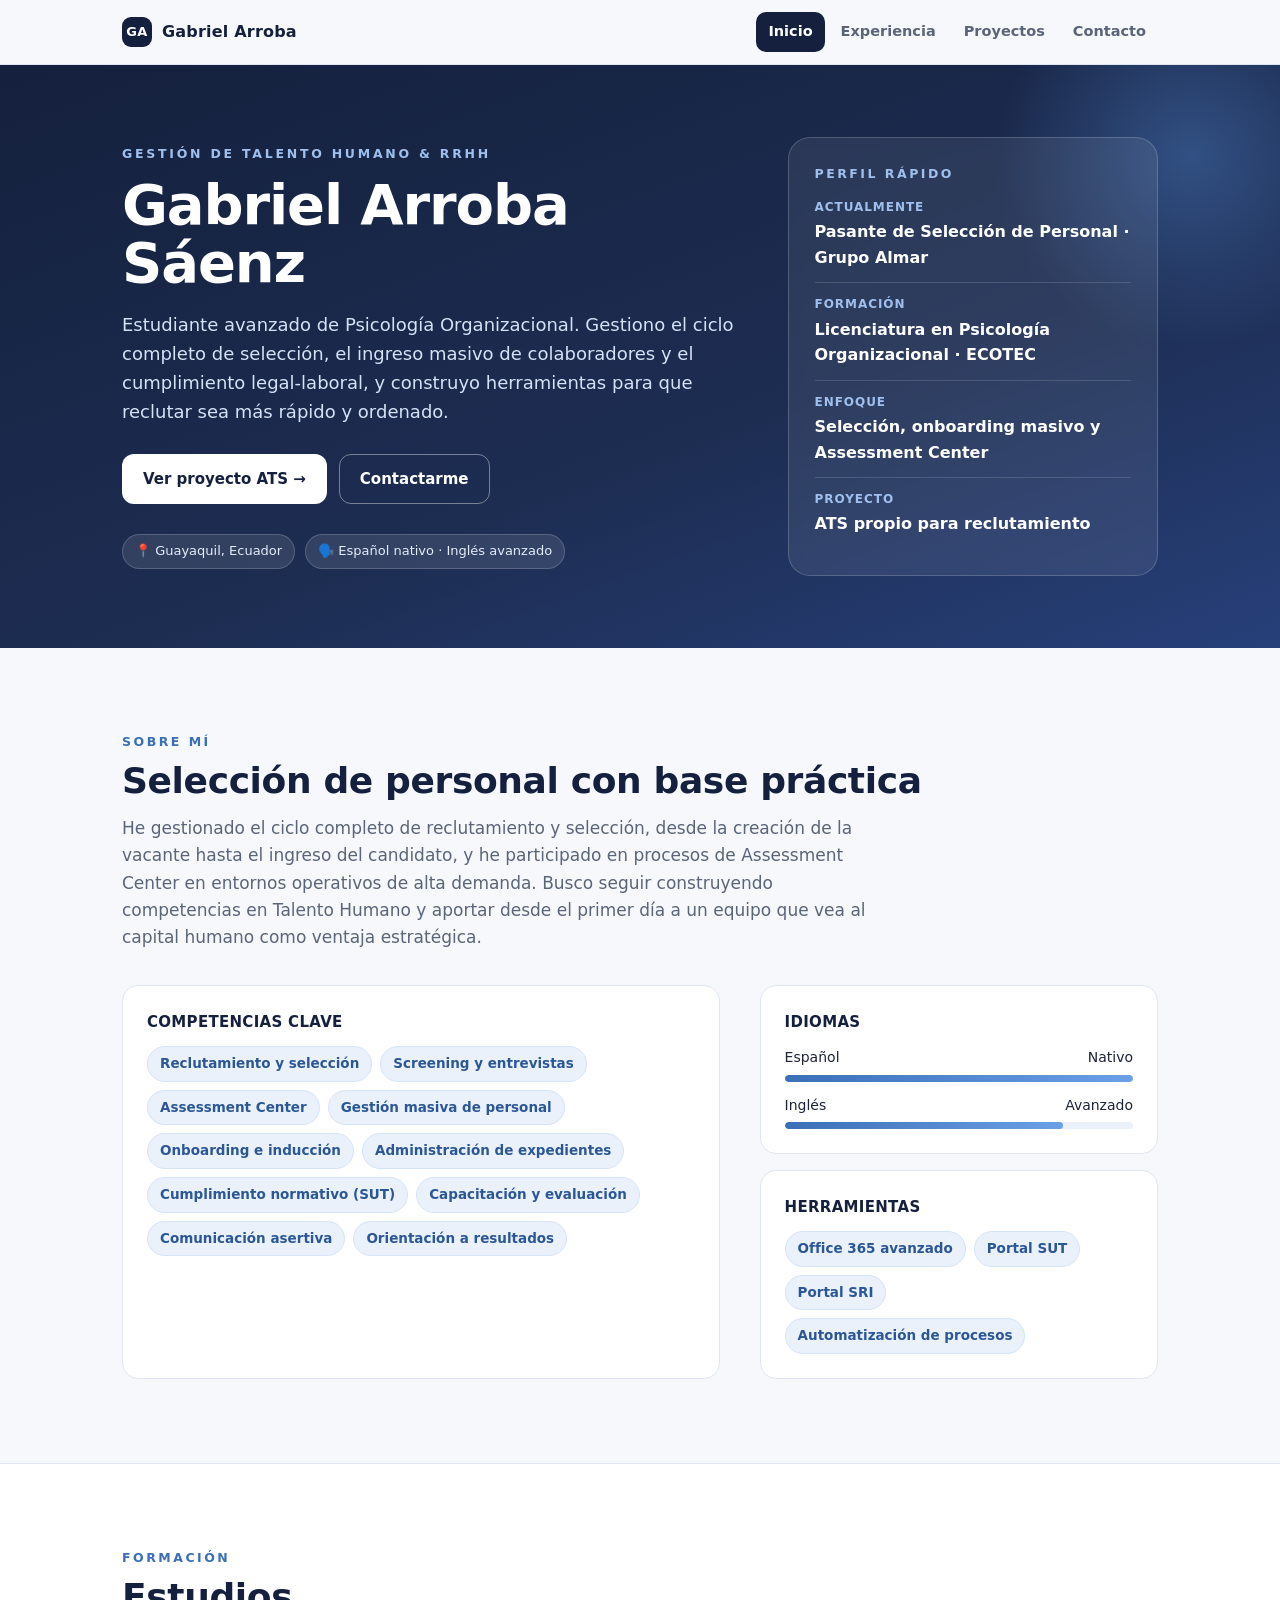
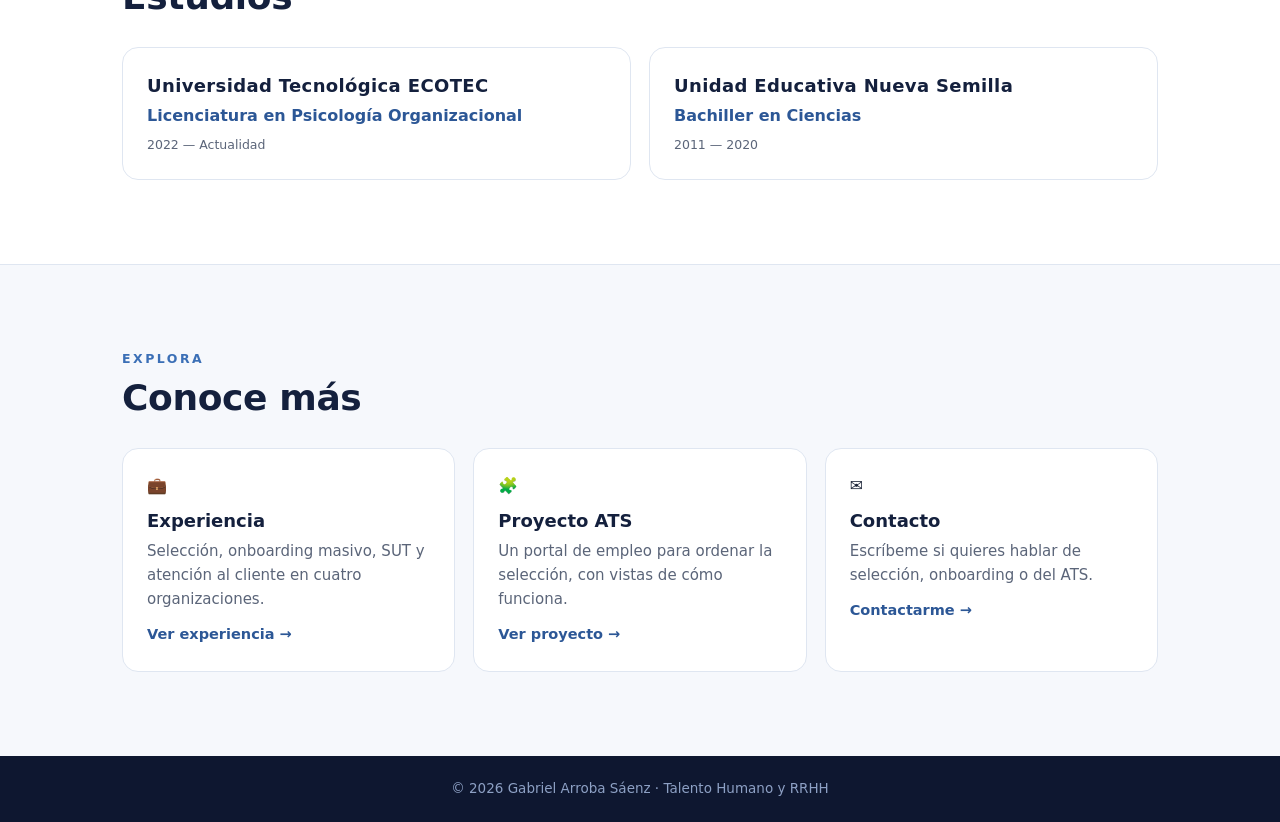
<file: index.html>
<!DOCTYPE html>
<html lang="es">
<head>
<meta charset="utf-8">
<meta name="viewport" content="width=device-width, initial-scale=1">
<title>Gabriel Arroba Sáenz · Talento Humano y RRHH</title>
<meta name="description" content="Portafolio profesional de Gabriel Arroba Sáenz: selección de personal, onboarding masivo, Assessment Center y un ATS propio.">
<meta property="og:title" content="Gabriel Arroba Sáenz · Talento Humano y RRHH">
<meta property="og:description" content="Portafolio profesional de Gabriel Arroba Sáenz: selección de personal, onboarding masivo, Assessment Center y un ATS propio.">
<link rel="stylesheet" href="style.css">
</head>
<body>
<header class="nav"><div class="wrap">
    <a class="logo" href="index.html"><i>GA</i> Gabriel Arroba</a>
    <nav aria-label="Principal"><ul><li><a href="index.html" class="act" aria-current="page">Inicio</a></li><li><a href="experiencia.html">Experiencia</a></li><li><a href="proyectos.html">Proyectos</a></li><li><a href="contacto.html">Contacto</a></li></ul></nav></div></header>
<main>
<div class="hero">
  <div class="wrap">
    <div>
      <div class="kicker">Gestión de Talento Humano &amp; RRHH</div>
      <h1>Gabriel Arroba Sáenz</h1>
      <p class="lead">Estudiante avanzado de Psicología Organizacional. Gestiono el ciclo completo de selección, el ingreso masivo de colaboradores y el cumplimiento legal-laboral, y construyo herramientas para que reclutar sea más rápido y ordenado.</p>
      <div class="cta">
        <a class="btn primary" href="proyectos.html">Ver proyecto ATS →</a>
        <a class="btn ghost" href="contacto.html">Contactarme</a>
      </div>
      <div class="facts">
        <span>📍 Guayaquil, Ecuador</span>
        <span>🗣️ Español nativo · Inglés avanzado</span>
      </div>
    </div>
    <aside class="quick" aria-label="Perfil rápido">
      <h3>Perfil rápido</h3>
      <dl>
        <div><dt>Actualmente</dt><dd>Pasante de Selección de Personal · Grupo Almar</dd></div>
        <div><dt>Formación</dt><dd>Licenciatura en Psicología Organizacional · ECOTEC</dd></div>
        <div><dt>Enfoque</dt><dd>Selección, onboarding masivo y Assessment Center</dd></div>
        <div><dt>Proyecto</dt><dd>ATS propio para reclutamiento</dd></div>
      </dl>
    </aside>
  </div>
</div>
<!-- SOBRE MI -->
<section id="sobre-mi">
  <div class="wrap">
    <div class="eyebrow">Sobre mí</div>
    <h2>Selección de personal con base práctica</h2>
    <p class="intro">He gestionado el ciclo completo de reclutamiento y selección, desde la creación de la vacante hasta el ingreso del candidato, y he participado en procesos de Assessment Center en entornos operativos de alta demanda. Busco seguir construyendo competencias en Talento Humano y aportar desde el primer día a un equipo que vea al capital humano como ventaja estratégica.</p>
    <div class="grid2">
      <div class="card">
        <h3>COMPETENCIAS CLAVE</h3>
        <div class="chips">
          <span class="chip">Reclutamiento y selección</span>
          <span class="chip">Screening y entrevistas</span>
          <span class="chip">Assessment Center</span>
          <span class="chip">Gestión masiva de personal</span>
          <span class="chip">Onboarding e inducción</span>
          <span class="chip">Administración de expedientes</span>
          <span class="chip">Cumplimiento normativo (SUT)</span>
          <span class="chip">Capacitación y evaluación</span>
          <span class="chip">Comunicación asertiva</span>
          <span class="chip">Orientación a resultados</span>
        </div>
      </div>
      <div class="stack">
        <div class="card">
          <h3>IDIOMAS</h3>
          <div class="lang"><span>Español</span><span>Nativo</span></div>
          <div class="bar"><b style="width:100%"></b></div>
          <div class="lang"><span>Inglés</span><span>Avanzado</span></div>
          <div class="bar" style="margin-bottom:0"><b style="width:80%"></b></div>
        </div>
        <div class="card">
          <h3>HERRAMIENTAS</h3>
          <div class="chips">
            <span class="chip">Office 365 avanzado</span>
            <span class="chip">Portal SUT</span>
            <span class="chip">Portal SRI</span>
            <span class="chip">Automatización de procesos</span>
          </div>
        </div>
      </div>
    </div>
  </div>
</section>


<!-- FORMACION -->
<section id="formacion" class="alt">
  <div class="wrap">
    <div class="eyebrow">Formación</div>
    <h2>Estudios</h2>
    <div class="edu">
      <div class="card"><h3>Universidad Tecnológica ECOTEC</h3><div class="role">Licenciatura en Psicología Organizacional</div><div class="small">2022 — Actualidad</div></div>
      <div class="card"><h3>Unidad Educativa Nueva Semilla</h3><div class="role">Bachiller en Ciencias</div><div class="small">2011 — 2020</div></div>
    </div>
  </div>
</section>


<section>
  <div class="wrap">
    <div class="eyebrow">Explora</div>
    <h2>Conoce más</h2>
    <div class="explore">
      <a href="experiencia.html"><div>💼</div><h3>Experiencia</h3><p>Selección, onboarding masivo, SUT y atención al cliente en cuatro organizaciones.</p><span class="go">Ver experiencia →</span></a>
      <a href="proyectos.html"><div>🧩</div><h3>Proyecto ATS</h3><p>Un portal de empleo para ordenar la selección, con vistas de cómo funciona.</p><span class="go">Ver proyecto →</span></a>
      <a href="contacto.html"><div>✉️</div><h3>Contacto</h3><p>Escríbeme si quieres hablar de selección, onboarding o del ATS.</p><span class="go">Contactarme →</span></a>
    </div>
  </div>
</section>
</main>
<footer><div class="wrap">© 2026 Gabriel Arroba Sáenz · Talento Humano y RRHH</div></footer>

</body>
</html>
</file>
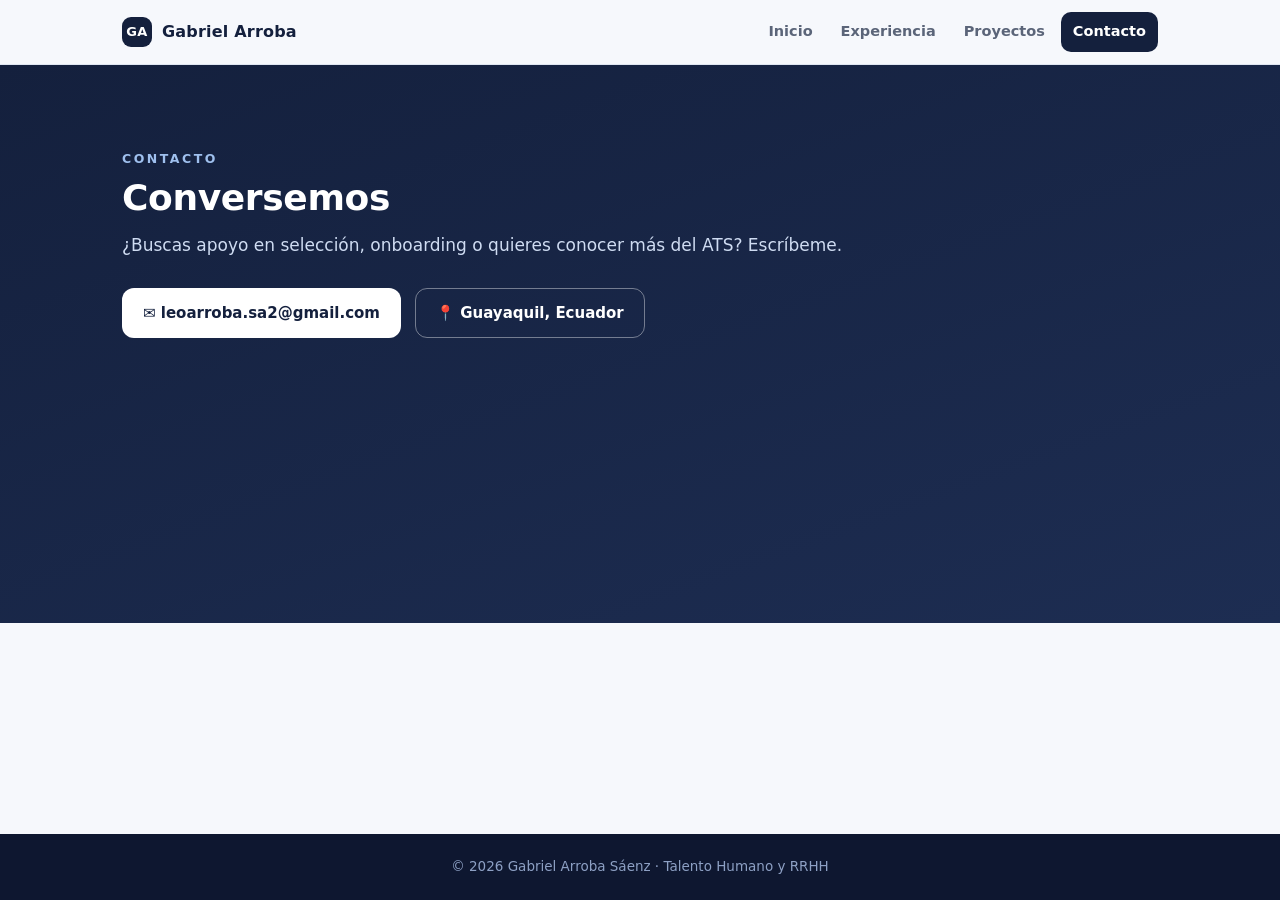
<file: contacto.html>
<!DOCTYPE html>
<html lang="es">
<head>
<meta charset="utf-8">
<meta name="viewport" content="width=device-width, initial-scale=1">
<title>Contacto · Gabriel Arroba Sáenz</title>
<meta name="description" content="Contacto de Gabriel Arroba Sáenz.">
<meta property="og:title" content="Contacto · Gabriel Arroba Sáenz">
<meta property="og:description" content="Contacto de Gabriel Arroba Sáenz.">
<link rel="stylesheet" href="style.css">
</head>
<body>
<header class="nav"><div class="wrap">
    <a class="logo" href="index.html"><i>GA</i> Gabriel Arroba</a>
    <nav aria-label="Principal"><ul><li><a href="index.html">Inicio</a></li><li><a href="experiencia.html">Experiencia</a></li><li><a href="proyectos.html">Proyectos</a></li><li><a href="contacto.html" class="act" aria-current="page">Contacto</a></li></ul></nav></div></header>
<main>
<!-- CONTACTO -->
<section id="contacto" class="contact">
  <div class="wrap">
    <div class="eyebrow" style="color:#9fc0ee">Contacto</div>
    <h2>Conversemos</h2>
    <p class="intro">¿Buscas apoyo en selección, onboarding o quieres conocer más del ATS? Escríbeme.</p>
    <div class="clist">
      <a class="btn primary" href="mailto:leoarroba.sa2@gmail.com">✉️ leoarroba.sa2@gmail.com</a>
      <span class="btn ghost" style="cursor:default">📍 Guayaquil, Ecuador</span>
    </div>
  </div>
</section>

</main>
<footer><div class="wrap">© 2026 Gabriel Arroba Sáenz · Talento Humano y RRHH</div></footer>

</body>
</html>
</file>
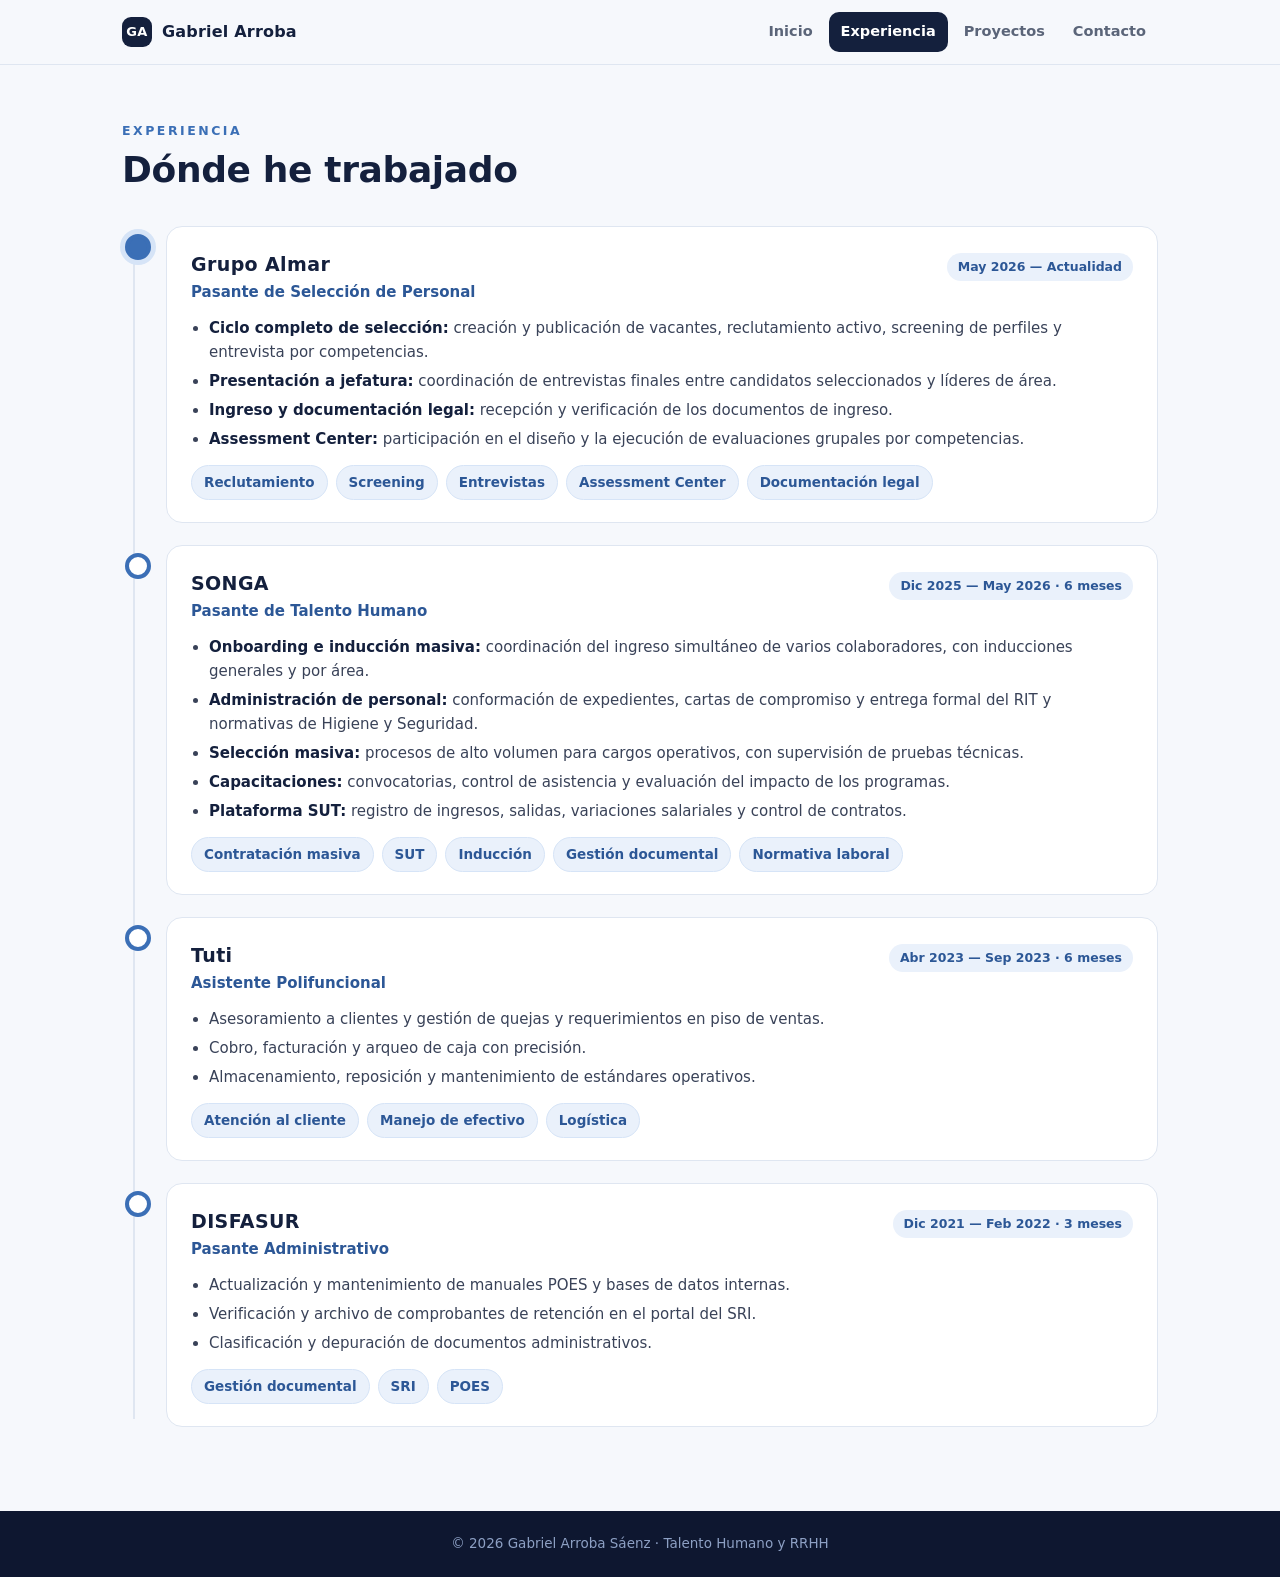
<file: experiencia.html>
<!DOCTYPE html>
<html lang="es">
<head>
<meta charset="utf-8">
<meta name="viewport" content="width=device-width, initial-scale=1">
<title>Experiencia · Gabriel Arroba Sáenz</title>
<meta name="description" content="Experiencia en selección de personal, onboarding masivo y gestión documental.">
<meta property="og:title" content="Experiencia · Gabriel Arroba Sáenz">
<meta property="og:description" content="Experiencia en selección de personal, onboarding masivo y gestión documental.">
<link rel="stylesheet" href="style.css">
</head>
<body>
<header class="nav"><div class="wrap">
    <a class="logo" href="index.html"><i>GA</i> Gabriel Arroba</a>
    <nav aria-label="Principal"><ul><li><a href="index.html">Inicio</a></li><li><a href="experiencia.html" class="act" aria-current="page">Experiencia</a></li><li><a href="proyectos.html">Proyectos</a></li><li><a href="contacto.html">Contacto</a></li></ul></nav></div></header>
<main>
<!-- EXPERIENCIA -->
<section id="experiencia" class="first">
  <div class="wrap">
    <div class="eyebrow">Experiencia</div>
    <h2>Dónde he trabajado</h2>
    <div class="timeline">

      <article class="job now">
        <div class="card">
          <header>
            <div><h3>Grupo Almar</h3><div class="role">Pasante de Selección de Personal</div></div>
            <span class="date">May 2026 — Actualidad</span>
          </header>
          <ul>
            <li><b>Ciclo completo de selección:</b> creación y publicación de vacantes, reclutamiento activo, screening de perfiles y entrevista por competencias.</li>
            <li><b>Presentación a jefatura:</b> coordinación de entrevistas finales entre candidatos seleccionados y líderes de área.</li>
            <li><b>Ingreso y documentación legal:</b> recepción y verificación de los documentos de ingreso.</li>
            <li><b>Assessment Center:</b> participación en el diseño y la ejecución de evaluaciones grupales por competencias.</li>
          </ul>
          <div class="chips"><span class="chip">Reclutamiento</span><span class="chip">Screening</span><span class="chip">Entrevistas</span><span class="chip">Assessment Center</span><span class="chip">Documentación legal</span></div>
        </div>
      </article>

      <article class="job">
        <div class="card">
          <header>
            <div><h3>SONGA</h3><div class="role">Pasante de Talento Humano</div></div>
            <span class="date">Dic 2025 — May 2026 · 6 meses</span>
          </header>
          <ul>
            <li><b>Onboarding e inducción masiva:</b> coordinación del ingreso simultáneo de varios colaboradores, con inducciones generales y por área.</li>
            <li><b>Administración de personal:</b> conformación de expedientes, cartas de compromiso y entrega formal del RIT y normativas de Higiene y Seguridad.</li>
            <li><b>Selección masiva:</b> procesos de alto volumen para cargos operativos, con supervisión de pruebas técnicas.</li>
            <li><b>Capacitaciones:</b> convocatorias, control de asistencia y evaluación del impacto de los programas.</li>
            <li><b>Plataforma SUT:</b> registro de ingresos, salidas, variaciones salariales y control de contratos.</li>
          </ul>
          <div class="chips"><span class="chip">Contratación masiva</span><span class="chip">SUT</span><span class="chip">Inducción</span><span class="chip">Gestión documental</span><span class="chip">Normativa laboral</span></div>
        </div>
      </article>

      <article class="job">
        <div class="card">
          <header>
            <div><h3>Tuti</h3><div class="role">Asistente Polifuncional</div></div>
            <span class="date">Abr 2023 — Sep 2023 · 6 meses</span>
          </header>
          <ul>
            <li>Asesoramiento a clientes y gestión de quejas y requerimientos en piso de ventas.</li>
            <li>Cobro, facturación y arqueo de caja con precisión.</li>
            <li>Almacenamiento, reposición y mantenimiento de estándares operativos.</li>
          </ul>
          <div class="chips"><span class="chip">Atención al cliente</span><span class="chip">Manejo de efectivo</span><span class="chip">Logística</span></div>
        </div>
      </article>

      <article class="job">
        <div class="card">
          <header>
            <div><h3>DISFASUR</h3><div class="role">Pasante Administrativo</div></div>
            <span class="date">Dic 2021 — Feb 2022 · 3 meses</span>
          </header>
          <ul>
            <li>Actualización y mantenimiento de manuales POES y bases de datos internas.</li>
            <li>Verificación y archivo de comprobantes de retención en el portal del SRI.</li>
            <li>Clasificación y depuración de documentos administrativos.</li>
          </ul>
          <div class="chips"><span class="chip">Gestión documental</span><span class="chip">SRI</span><span class="chip">POES</span></div>
        </div>
      </article>

    </div>
  </div>
</section>


</main>
<footer><div class="wrap">© 2026 Gabriel Arroba Sáenz · Talento Humano y RRHH</div></footer>

</body>
</html>
</file>
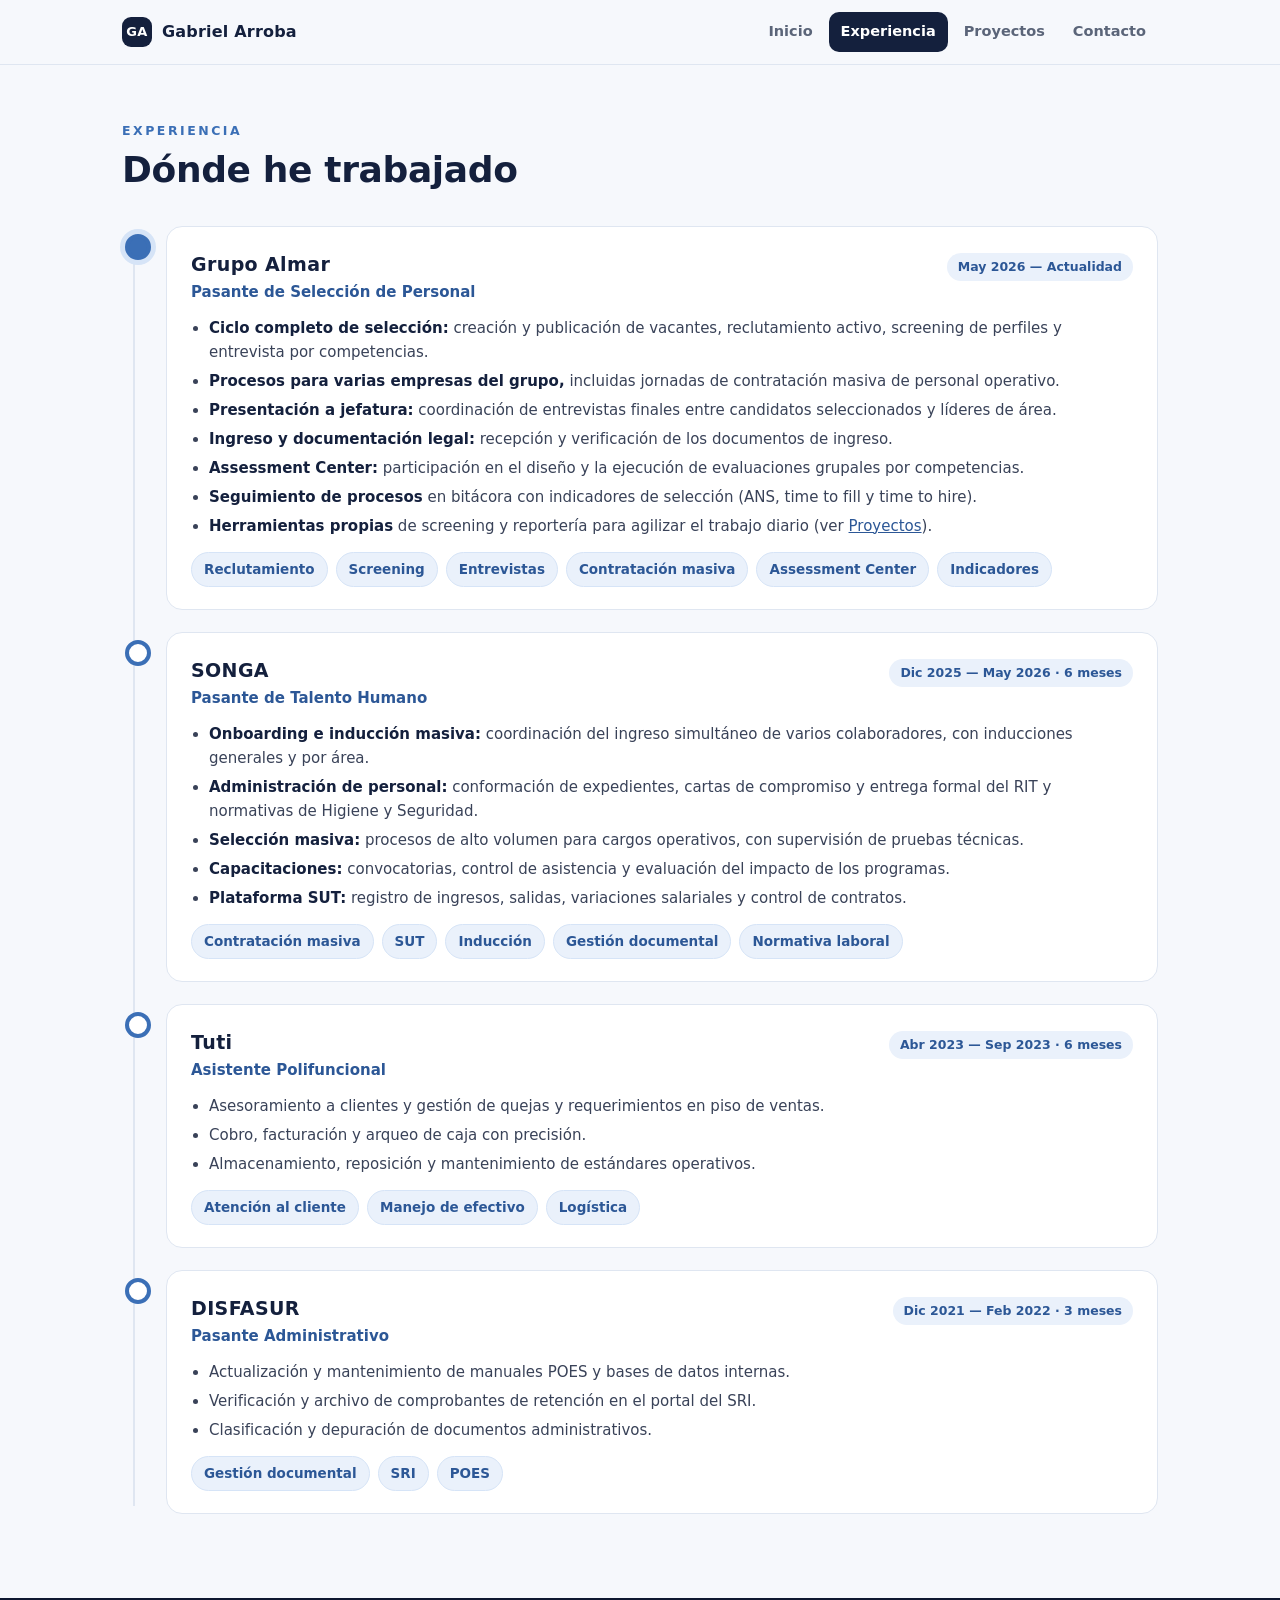
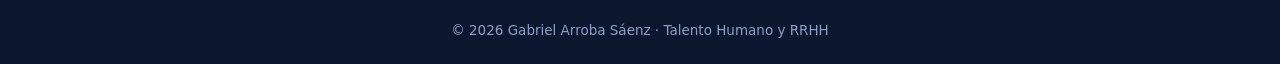
<file: experiencia_1.html>
<!DOCTYPE html>
<html lang="es">
<head>
<meta charset="utf-8">
<meta name="viewport" content="width=device-width, initial-scale=1">
<title>Experiencia · Gabriel Arroba Sáenz</title>
<meta name="description" content="Experiencia en selección de personal, contratación masiva, onboarding e indicadores de selección.">
<meta property="og:title" content="Experiencia · Gabriel Arroba Sáenz">
<meta property="og:description" content="Experiencia en selección de personal, contratación masiva, onboarding e indicadores de selección.">
<link rel="stylesheet" href="style.css">
</head>
<body>
<header class="nav"><div class="wrap">
    <a class="logo" href="index.html"><i>GA</i> Gabriel Arroba</a>
    <nav aria-label="Principal"><ul><li><a href="index.html">Inicio</a></li><li><a href="experiencia.html" class="act" aria-current="page">Experiencia</a></li><li><a href="proyectos.html">Proyectos</a></li><li><a href="contacto.html">Contacto</a></li></ul></nav></div></header>
<main>
<!-- EXPERIENCIA -->
<section id="experiencia" class="first">
  <div class="wrap">
    <div class="eyebrow">Experiencia</div>
    <h2>Dónde he trabajado</h2>
    <div class="timeline">

      <article class="job now">
        <div class="card">
          <header>
            <div><h3>Grupo Almar</h3><div class="role">Pasante de Selección de Personal</div></div>
            <span class="date">May 2026 — Actualidad</span>
          </header>
          <ul>
            <li><b>Ciclo completo de selección:</b> creación y publicación de vacantes, reclutamiento activo, screening de perfiles y entrevista por competencias.</li>
            <li><b>Procesos para varias empresas del grupo,</b> incluidas jornadas de contratación masiva de personal operativo.</li>
            <li><b>Presentación a jefatura:</b> coordinación de entrevistas finales entre candidatos seleccionados y líderes de área.</li>
            <li><b>Ingreso y documentación legal:</b> recepción y verificación de los documentos de ingreso.</li>
            <li><b>Assessment Center:</b> participación en el diseño y la ejecución de evaluaciones grupales por competencias.</li>
            <li><b>Seguimiento de procesos</b> en bitácora con indicadores de selección (ANS, time to fill y time to hire).</li>
            <li><b>Herramientas propias</b> de screening y reportería para agilizar el trabajo diario (ver <a href="proyectos.html#screening">Proyectos</a>).</li>
          </ul>
          <div class="chips"><span class="chip">Reclutamiento</span><span class="chip">Screening</span><span class="chip">Entrevistas</span><span class="chip">Contratación masiva</span><span class="chip">Assessment Center</span><span class="chip">Indicadores</span></div>
        </div>
      </article>

      <article class="job">
        <div class="card">
          <header>
            <div><h3>SONGA</h3><div class="role">Pasante de Talento Humano</div></div>
            <span class="date">Dic 2025 — May 2026 · 6 meses</span>
          </header>
          <ul>
            <li><b>Onboarding e inducción masiva:</b> coordinación del ingreso simultáneo de varios colaboradores, con inducciones generales y por área.</li>
            <li><b>Administración de personal:</b> conformación de expedientes, cartas de compromiso y entrega formal del RIT y normativas de Higiene y Seguridad.</li>
            <li><b>Selección masiva:</b> procesos de alto volumen para cargos operativos, con supervisión de pruebas técnicas.</li>
            <li><b>Capacitaciones:</b> convocatorias, control de asistencia y evaluación del impacto de los programas.</li>
            <li><b>Plataforma SUT:</b> registro de ingresos, salidas, variaciones salariales y control de contratos.</li>
          </ul>
          <div class="chips"><span class="chip">Contratación masiva</span><span class="chip">SUT</span><span class="chip">Inducción</span><span class="chip">Gestión documental</span><span class="chip">Normativa laboral</span></div>
        </div>
      </article>

      <article class="job">
        <div class="card">
          <header>
            <div><h3>Tuti</h3><div class="role">Asistente Polifuncional</div></div>
            <span class="date">Abr 2023 — Sep 2023 · 6 meses</span>
          </header>
          <ul>
            <li>Asesoramiento a clientes y gestión de quejas y requerimientos en piso de ventas.</li>
            <li>Cobro, facturación y arqueo de caja con precisión.</li>
            <li>Almacenamiento, reposición y mantenimiento de estándares operativos.</li>
          </ul>
          <div class="chips"><span class="chip">Atención al cliente</span><span class="chip">Manejo de efectivo</span><span class="chip">Logística</span></div>
        </div>
      </article>

      <article class="job">
        <div class="card">
          <header>
            <div><h3>DISFASUR</h3><div class="role">Pasante Administrativo</div></div>
            <span class="date">Dic 2021 — Feb 2022 · 3 meses</span>
          </header>
          <ul>
            <li>Actualización y mantenimiento de manuales POES y bases de datos internas.</li>
            <li>Verificación y archivo de comprobantes de retención en el portal del SRI.</li>
            <li>Clasificación y depuración de documentos administrativos.</li>
          </ul>
          <div class="chips"><span class="chip">Gestión documental</span><span class="chip">SRI</span><span class="chip">POES</span></div>
        </div>
      </article>

    </div>
  </div>
</section>


</main>
<footer><div class="wrap">© 2026 Gabriel Arroba Sáenz · Talento Humano y RRHH</div></footer>

</body>
</html>
</file>
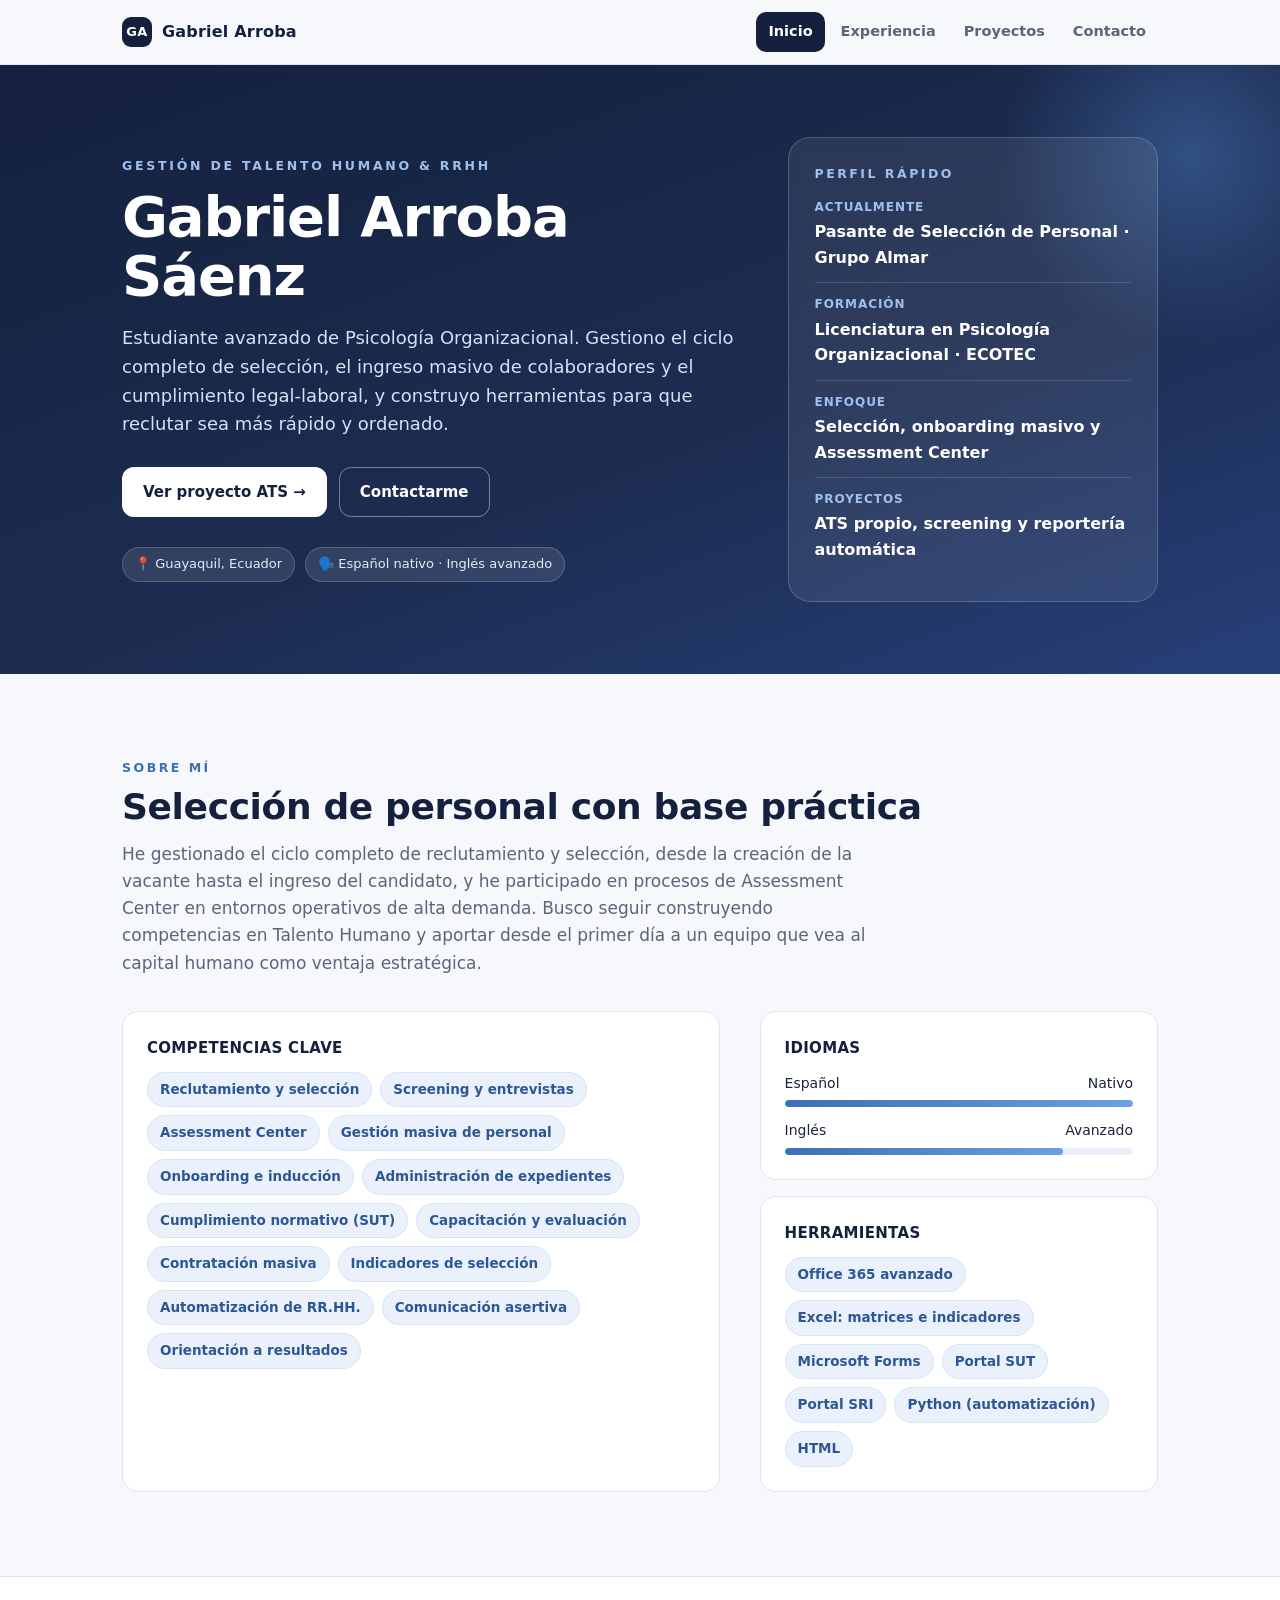
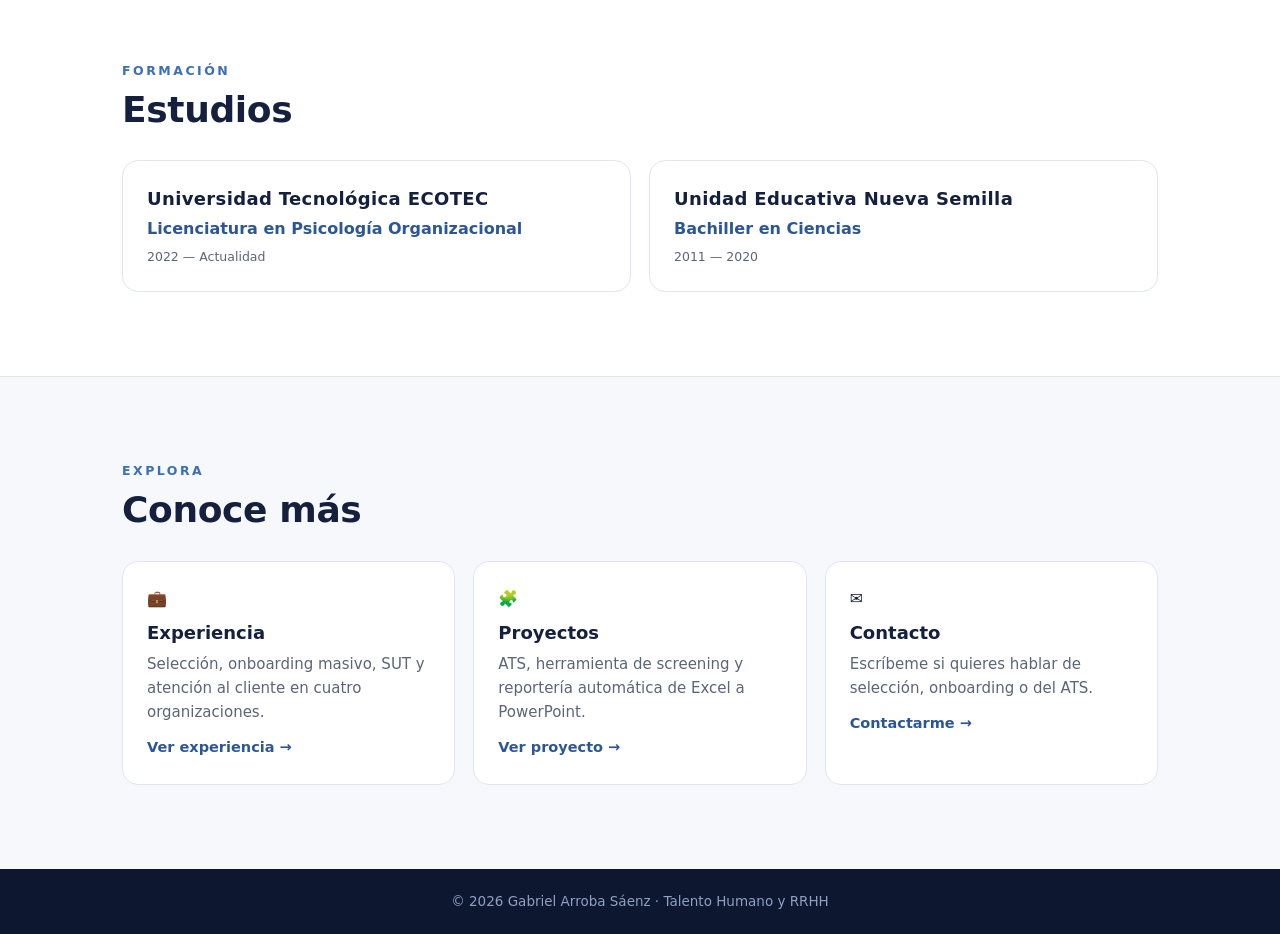
<file: index_1.html>
<!DOCTYPE html>
<html lang="es">
<head>
<meta charset="utf-8">
<meta name="viewport" content="width=device-width, initial-scale=1">
<title>Gabriel Arroba Sáenz · Talento Humano y RRHH</title>
<meta name="description" content="Portafolio profesional de Gabriel Arroba Sáenz: selección de personal, onboarding masivo, Assessment Center y un ATS propio.">
<meta property="og:title" content="Gabriel Arroba Sáenz · Talento Humano y RRHH">
<meta property="og:description" content="Portafolio profesional de Gabriel Arroba Sáenz: selección de personal, onboarding masivo, Assessment Center y un ATS propio.">
<link rel="stylesheet" href="style.css">
</head>
<body>
<header class="nav"><div class="wrap">
    <a class="logo" href="index.html"><i>GA</i> Gabriel Arroba</a>
    <nav aria-label="Principal"><ul><li><a href="index.html" class="act" aria-current="page">Inicio</a></li><li><a href="experiencia.html">Experiencia</a></li><li><a href="proyectos.html">Proyectos</a></li><li><a href="contacto.html">Contacto</a></li></ul></nav></div></header>
<main>
<div class="hero">
  <div class="wrap">
    <div>
      <div class="kicker">Gestión de Talento Humano &amp; RRHH</div>
      <h1>Gabriel Arroba Sáenz</h1>
      <p class="lead">Estudiante avanzado de Psicología Organizacional. Gestiono el ciclo completo de selección, el ingreso masivo de colaboradores y el cumplimiento legal-laboral, y construyo herramientas para que reclutar sea más rápido y ordenado.</p>
      <div class="cta">
        <a class="btn primary" href="proyectos.html">Ver proyecto ATS →</a>
        <a class="btn ghost" href="contacto.html">Contactarme</a>
      </div>
      <div class="facts">
        <span>📍 Guayaquil, Ecuador</span>
        <span>🗣️ Español nativo · Inglés avanzado</span>
      </div>
    </div>
    <aside class="quick" aria-label="Perfil rápido">
      <h3>Perfil rápido</h3>
      <dl>
        <div><dt>Actualmente</dt><dd>Pasante de Selección de Personal · Grupo Almar</dd></div>
        <div><dt>Formación</dt><dd>Licenciatura en Psicología Organizacional · ECOTEC</dd></div>
        <div><dt>Enfoque</dt><dd>Selección, onboarding masivo y Assessment Center</dd></div>
        <div><dt>Proyectos</dt><dd>ATS propio, screening y reportería automática</dd></div>
      </dl>
    </aside>
  </div>
</div>
<!-- SOBRE MI -->
<section id="sobre-mi">
  <div class="wrap">
    <div class="eyebrow">Sobre mí</div>
    <h2>Selección de personal con base práctica</h2>
    <p class="intro">He gestionado el ciclo completo de reclutamiento y selección, desde la creación de la vacante hasta el ingreso del candidato, y he participado en procesos de Assessment Center en entornos operativos de alta demanda. Busco seguir construyendo competencias en Talento Humano y aportar desde el primer día a un equipo que vea al capital humano como ventaja estratégica.</p>
    <div class="grid2">
      <div class="card">
        <h3>COMPETENCIAS CLAVE</h3>
        <div class="chips">
          <span class="chip">Reclutamiento y selección</span>
          <span class="chip">Screening y entrevistas</span>
          <span class="chip">Assessment Center</span>
          <span class="chip">Gestión masiva de personal</span>
          <span class="chip">Onboarding e inducción</span>
          <span class="chip">Administración de expedientes</span>
          <span class="chip">Cumplimiento normativo (SUT)</span>
          <span class="chip">Capacitación y evaluación</span>
          <span class="chip">Contratación masiva</span>
          <span class="chip">Indicadores de selección</span>
          <span class="chip">Automatización de RR.HH.</span>
          <span class="chip">Comunicación asertiva</span>
          <span class="chip">Orientación a resultados</span>
        </div>
      </div>
      <div class="stack">
        <div class="card">
          <h3>IDIOMAS</h3>
          <div class="lang"><span>Español</span><span>Nativo</span></div>
          <div class="bar"><b style="width:100%"></b></div>
          <div class="lang"><span>Inglés</span><span>Avanzado</span></div>
          <div class="bar" style="margin-bottom:0"><b style="width:80%"></b></div>
        </div>
        <div class="card">
          <h3>HERRAMIENTAS</h3>
          <div class="chips">
            <span class="chip">Office 365 avanzado</span>
            <span class="chip">Excel: matrices e indicadores</span>
            <span class="chip">Microsoft Forms</span>
            <span class="chip">Portal SUT</span>
            <span class="chip">Portal SRI</span>
            <span class="chip">Python (automatización)</span>
            <span class="chip">HTML</span>
          </div>
        </div>
      </div>
    </div>
  </div>
</section>


<!-- FORMACION -->
<section id="formacion" class="alt">
  <div class="wrap">
    <div class="eyebrow">Formación</div>
    <h2>Estudios</h2>
    <div class="edu">
      <div class="card"><h3>Universidad Tecnológica ECOTEC</h3><div class="role">Licenciatura en Psicología Organizacional</div><div class="small">2022 — Actualidad</div></div>
      <div class="card"><h3>Unidad Educativa Nueva Semilla</h3><div class="role">Bachiller en Ciencias</div><div class="small">2011 — 2020</div></div>
    </div>
  </div>
</section>


<section>
  <div class="wrap">
    <div class="eyebrow">Explora</div>
    <h2>Conoce más</h2>
    <div class="explore">
      <a href="experiencia.html"><div>💼</div><h3>Experiencia</h3><p>Selección, onboarding masivo, SUT y atención al cliente en cuatro organizaciones.</p><span class="go">Ver experiencia →</span></a>
      <a href="proyectos.html"><div>🧩</div><h3>Proyectos</h3><p>ATS, herramienta de screening y reportería automática de Excel a PowerPoint.</p><span class="go">Ver proyecto →</span></a>
      <a href="contacto.html"><div>✉️</div><h3>Contacto</h3><p>Escríbeme si quieres hablar de selección, onboarding o del ATS.</p><span class="go">Contactarme →</span></a>
    </div>
  </div>
</section>
</main>
<footer><div class="wrap">© 2026 Gabriel Arroba Sáenz · Talento Humano y RRHH</div></footer>

</body>
</html>
</file>
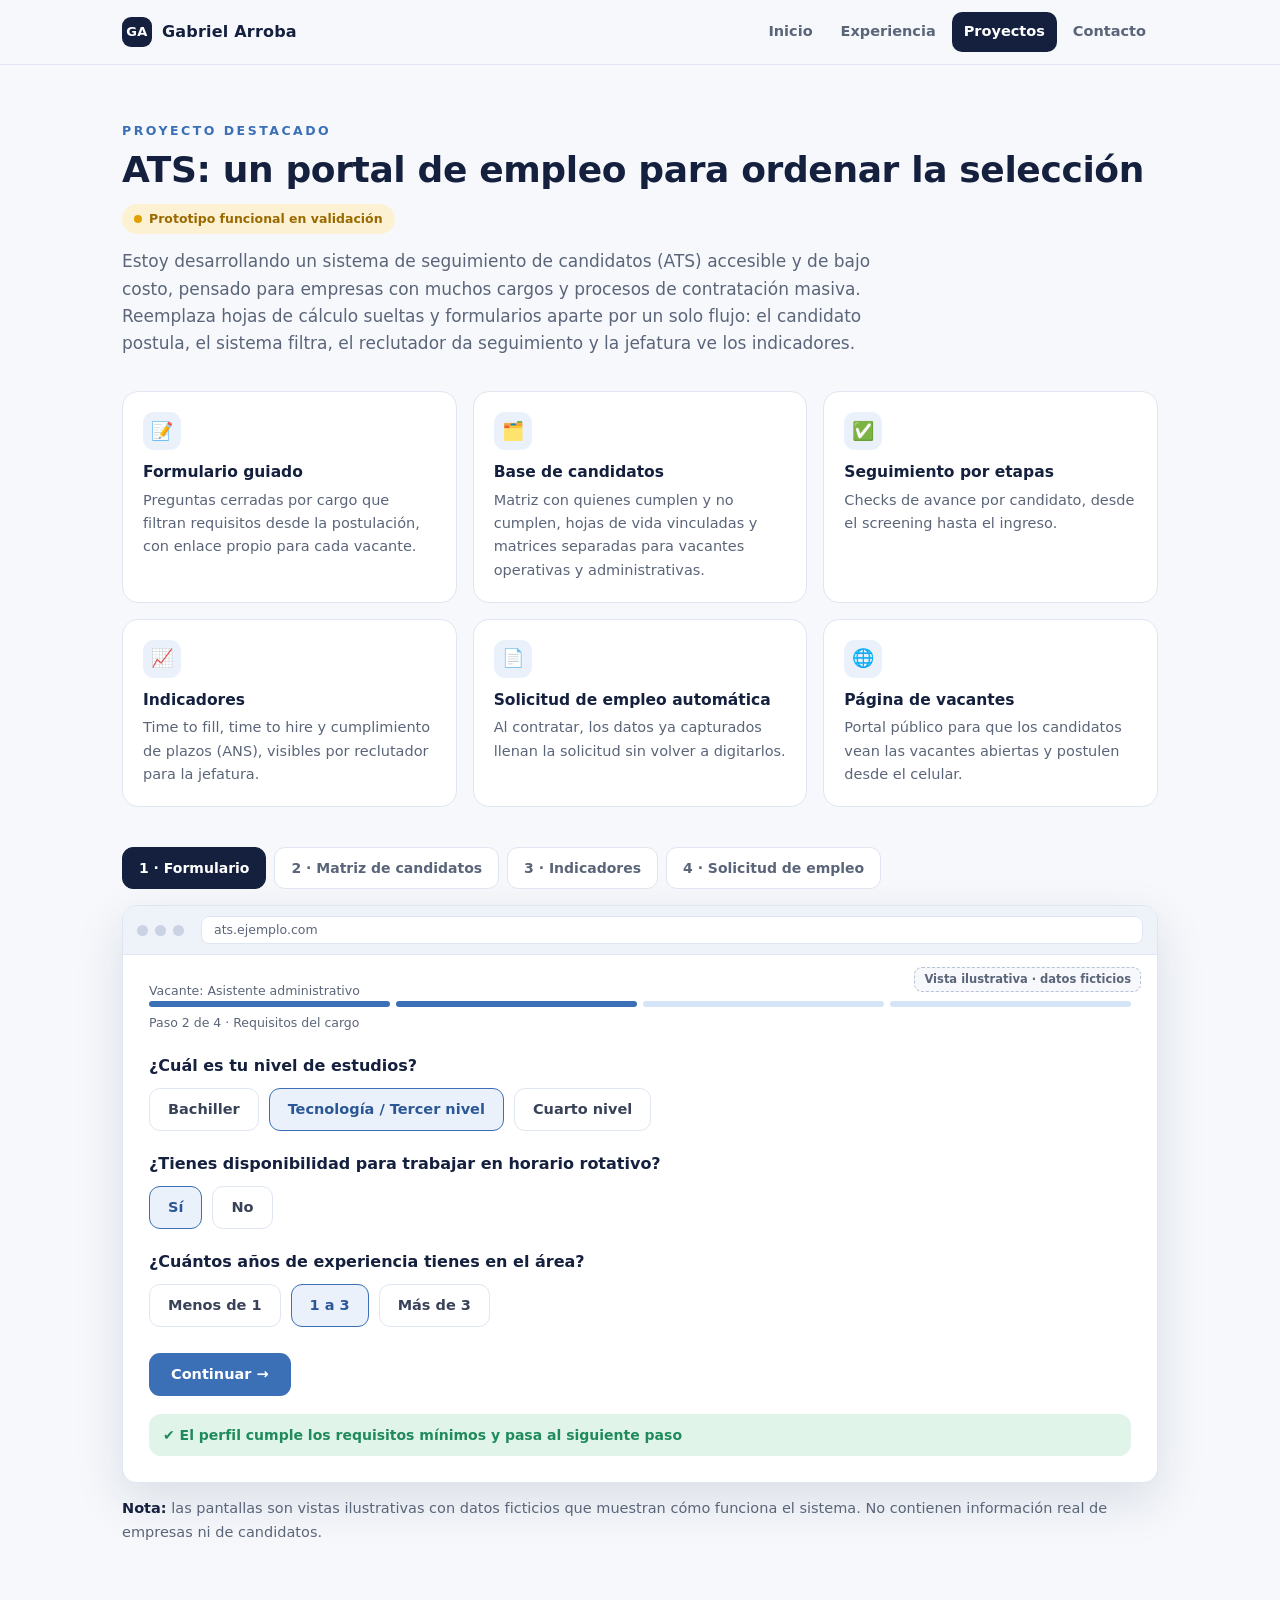
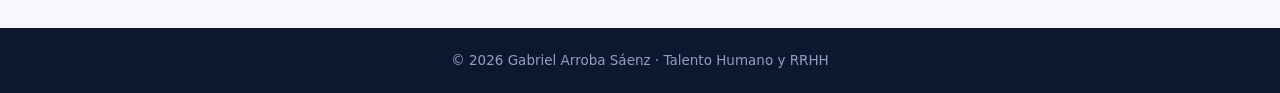
<file: proyectos.html>
<!DOCTYPE html>
<html lang="es">
<head>
<meta charset="utf-8">
<meta name="viewport" content="width=device-width, initial-scale=1">
<title>Proyecto ATS · Gabriel Arroba Sáenz</title>
<meta name="description" content="ATS propio para reclutamiento: formulario guiado, matriz de candidatos, indicadores y solicitud de empleo automática.">
<meta property="og:title" content="Proyecto ATS · Gabriel Arroba Sáenz">
<meta property="og:description" content="ATS propio para reclutamiento: formulario guiado, matriz de candidatos, indicadores y solicitud de empleo automática.">
<link rel="stylesheet" href="style.css">
</head>
<body>
<header class="nav"><div class="wrap">
    <a class="logo" href="index.html"><i>GA</i> Gabriel Arroba</a>
    <nav aria-label="Principal"><ul><li><a href="index.html">Inicio</a></li><li><a href="experiencia.html">Experiencia</a></li><li><a href="proyectos.html" class="act" aria-current="page">Proyectos</a></li><li><a href="contacto.html">Contacto</a></li></ul></nav></div></header>
<main>
<!-- ATS -->
<section id="proyecto-ats" class="first">
  <div class="wrap">
    <div class="eyebrow">Proyecto destacado</div>
    <h2>ATS: un portal de empleo para ordenar la selección</h2>
    <p style="margin:6px 0 14px"><span class="badge">Prototipo funcional en validación</span></p>
    <p class="intro">Estoy desarrollando un sistema de seguimiento de candidatos (ATS) accesible y de bajo costo, pensado para empresas con muchos cargos y procesos de contratación masiva. Reemplaza hojas de cálculo sueltas y formularios aparte por un solo flujo: el candidato postula, el sistema filtra, el reclutador da seguimiento y la jefatura ve los indicadores.</p>

    <div class="feat">
      <div class="card"><div class="ico">📝</div><h4>Formulario guiado</h4><p>Preguntas cerradas por cargo que filtran requisitos desde la postulación, con enlace propio para cada vacante.</p></div>
      <div class="card"><div class="ico">🗂️</div><h4>Base de candidatos</h4><p>Matriz con quienes cumplen y no cumplen, hojas de vida vinculadas y matrices separadas para vacantes operativas y administrativas.</p></div>
      <div class="card"><div class="ico">✅</div><h4>Seguimiento por etapas</h4><p>Checks de avance por candidato, desde el screening hasta el ingreso.</p></div>
      <div class="card"><div class="ico">📈</div><h4>Indicadores</h4><p>Time to fill, time to hire y cumplimiento de plazos (ANS), visibles por reclutador para la jefatura.</p></div>
      <div class="card"><div class="ico">📄</div><h4>Solicitud de empleo automática</h4><p>Al contratar, los datos ya capturados llenan la solicitud sin volver a digitarlos.</p></div>
      <div class="card"><div class="ico">🌐</div><h4>Página de vacantes</h4><p>Portal público para que los candidatos vean las vacantes abiertas y postulen desde el celular.</p></div>
    </div>

    <div class="tabs" role="tablist" aria-label="Vistas del ATS">
      <button class="tab" role="tab" aria-selected="true" aria-controls="p1" id="t1">1 · Formulario</button>
      <button class="tab" role="tab" aria-selected="false" aria-controls="p2" id="t2">2 · Matriz de candidatos</button>
      <button class="tab" role="tab" aria-selected="false" aria-controls="p3" id="t3">3 · Indicadores</button>
      <button class="tab" role="tab" aria-selected="false" aria-controls="p4" id="t4">4 · Solicitud de empleo</button>
    </div>

    <div class="win">
      <div class="top"><i></i><i></i><i></i><span class="url">ats.ejemplo.com</span></div>

      <!-- 1 FORM -->
      <div class="pane on" id="p1" role="tabpanel" aria-labelledby="t1">
        <span class="demo-note">Vista ilustrativa · datos ficticios</span>
        <div class="small">Vacante: Asistente administrativo</div>
        <div class="steps" aria-hidden="true"><i class="d"></i><i class="d"></i><i></i><i></i></div>
        <div class="small">Paso 2 de 4 · Requisitos del cargo</div>
        <div class="q"><p>¿Cuál es tu nivel de estudios?</p>
          <div class="opts"><span class="opt">Bachiller</span><span class="opt sel">Tecnología / Tercer nivel</span><span class="opt">Cuarto nivel</span></div></div>
        <div class="q"><p>¿Tienes disponibilidad para trabajar en horario rotativo?</p>
          <div class="opts"><span class="opt sel">Sí</span><span class="opt">No</span></div></div>
        <div class="q"><p>¿Cuántos años de experiencia tienes en el área?</p>
          <div class="opts"><span class="opt">Menos de 1</span><span class="opt sel">1 a 3</span><span class="opt">Más de 3</span></div></div>
        <span class="mbtn">Continuar →</span>
        <div class="result">✔ El perfil cumple los requisitos mínimos y pasa al siguiente paso</div>
      </div>

      <!-- 2 MATRIZ -->
      <div class="pane" id="p2" role="tabpanel" aria-labelledby="t2" hidden>
        <span class="demo-note">Vista ilustrativa · datos ficticios</span>
        <div class="seg"><span class="on">Administrativas</span><span>Operativas</span></div>
        <div class="scroll">
        <table class="tbl">
          <thead><tr><th>Candidato</th><th>Cargo</th><th>Filtro</th><th>Etapa</th><th>Checks</th><th>CV</th></tr></thead>
          <tbody>
            <tr><td><b>Candidato 01</b></td><td>Asistente administrativo</td><td><span class="tag ok">Cumple</span></td><td>Entrevista</td><td><span class="ck y">✓</span><span class="ck y">✓</span><span class="ck n">–</span><span class="ck n">–</span></td><td><a href="#proyecto-ats" onclick="return false">Ver CV</a></td></tr>
            <tr><td><b>Candidato 02</b></td><td>Asistente administrativo</td><td><span class="tag ok">Cumple</span></td><td>Presentación a jefatura</td><td><span class="ck y">✓</span><span class="ck y">✓</span><span class="ck y">✓</span><span class="ck n">–</span></td><td><a href="#proyecto-ats" onclick="return false">Ver CV</a></td></tr>
            <tr><td><b>Candidato 03</b></td><td>Asistente administrativo</td><td><span class="tag no">No cumple</span></td><td>Descartado</td><td><span class="ck y">✓</span><span class="ck n">–</span><span class="ck n">–</span><span class="ck n">–</span></td><td><a href="#proyecto-ats" onclick="return false">Ver CV</a></td></tr>
            <tr><td><b>Candidato 04</b></td><td>Asistente administrativo</td><td><span class="tag wip">En revisión</span></td><td>Screening</td><td><span class="ck y">✓</span><span class="ck n">–</span><span class="ck n">–</span><span class="ck n">–</span></td><td><a href="#proyecto-ats" onclick="return false">Ver CV</a></td></tr>
            <tr><td><b>Candidato 05</b></td><td>Asistente administrativo</td><td><span class="tag ok">Cumple</span></td><td>Documentación de ingreso</td><td><span class="ck y">✓</span><span class="ck y">✓</span><span class="ck y">✓</span><span class="ck y">✓</span></td><td><a href="#proyecto-ats" onclick="return false">Ver CV</a></td></tr>
          </tbody>
        </table>
        </div>
      </div>

      <!-- 3 KPIs -->
      <div class="pane" id="p3" role="tabpanel" aria-labelledby="t3" hidden>
        <span class="demo-note">Vista ilustrativa · datos ficticios</span>
        <div class="kpis">
          <div class="kpi"><small>Time to fill</small><strong>18 días</strong><span>Promedio de cierre de vacante</span></div>
          <div class="kpi"><small>Time to hire</small><strong>12 días</strong><span>Desde la postulación hasta la oferta</span></div>
          <div class="kpi"><small>Procesos a tiempo (ANS)</small><strong>82%</strong><span>Dentro del plazo acordado</span></div>
        </div>
        <div class="small" style="margin-bottom:4px;font-weight:700;color:var(--navy)">Cumplimiento de plazos por reclutador</div>
        <div class="rec"><span>Reclutador A</span><div class="tr"><b style="width:88%"></b></div><em>88%</em></div>
        <div class="rec"><span>Reclutador B</span><div class="tr"><b style="width:79%"></b></div><em>79%</em></div>
        <div class="rec"><span>Reclutador C</span><div class="tr"><b style="width:71%"></b></div><em>71%</em></div>
        <div class="legend"><span><i style="background:var(--blue)"></i>A tiempo</span><span><i style="background:var(--bad-bg);border:1px solid #efc3bb"></i>Fuera de límite</span></div>
      </div>

      <!-- 4 SOLICITUD -->
      <div class="pane" id="p4" role="tabpanel" aria-labelledby="t4" hidden>
        <span class="demo-note">Vista ilustrativa · datos ficticios</span>
        <div class="doc">
          <h5>Solicitud de empleo · llenado automático</h5>
          <div class="f"><label>Nombres y apellidos</label><div class="auto">Candidato 05 (ejemplo)</div></div>
          <div class="f"><label>Cargo al que aplica</label><div class="auto">Asistente administrativo</div></div>
          <div class="f"><label>Nivel de estudios</label><div class="auto">Tercer nivel</div></div>
          <div class="f"><label>Disponibilidad</label><div class="auto">Horario rotativo</div></div>
          <div class="f full"><label>Experiencia</label><div class="auto">1 a 3 años en el área</div></div>
          <div class="f"><label>Referencias laborales</label><div>Pendiente de completar</div></div>
          <div class="f"><label>Firma y fecha</label><div>Pendiente</div></div>
        </div>
        <p class="small" style="margin-top:14px">Los campos en verde se llenan solos con lo que el candidato ya respondió en el formulario.</p>
      </div>
    </div>
    <p class="cap"><b>Nota:</b> las pantallas son vistas ilustrativas con datos ficticios que muestran cómo funciona el sistema. No contienen información real de empresas ni de candidatos.</p>
  </div>
</section>


</main>
<footer><div class="wrap">© 2026 Gabriel Arroba Sáenz · Talento Humano y RRHH</div></footer>
<script>
(function(){
  var tabs=[].slice.call(document.querySelectorAll('.tab'));
  function show(t){
    tabs.forEach(function(x){
      var on=x===t;
      x.setAttribute('aria-selected',on);
      var p=document.getElementById(x.getAttribute('aria-controls'));
      p.classList.toggle('on',on); p.hidden=!on;
    });
  }
  tabs.forEach(function(t,i){
    t.addEventListener('click',function(){show(t)});
    t.addEventListener('keydown',function(e){
      var n=null;
      if(e.key==='ArrowRight')n=tabs[(i+1)%tabs.length];
      if(e.key==='ArrowLeft')n=tabs[(i-1+tabs.length)%tabs.length];
      if(n){n.focus();show(n);e.preventDefault();}
    });
  });
})();
</script>
</body>
</html>
</file>
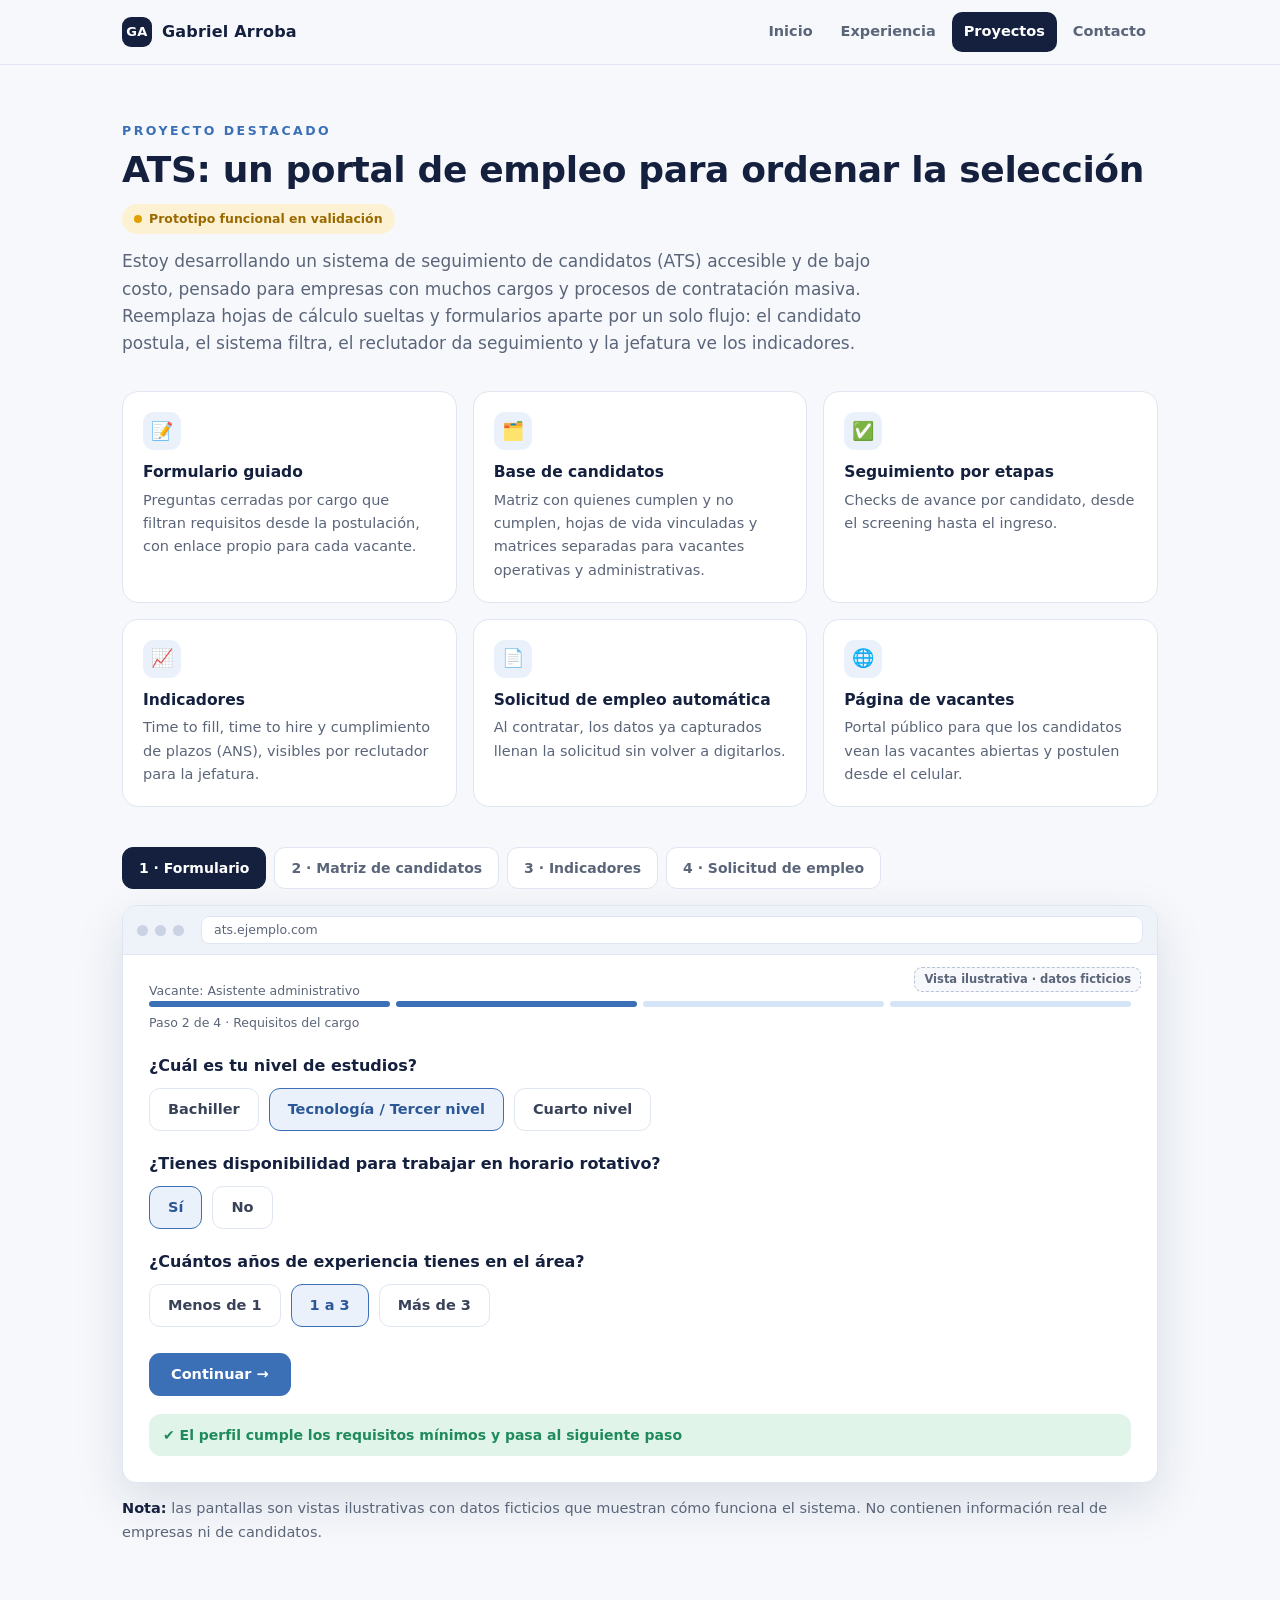
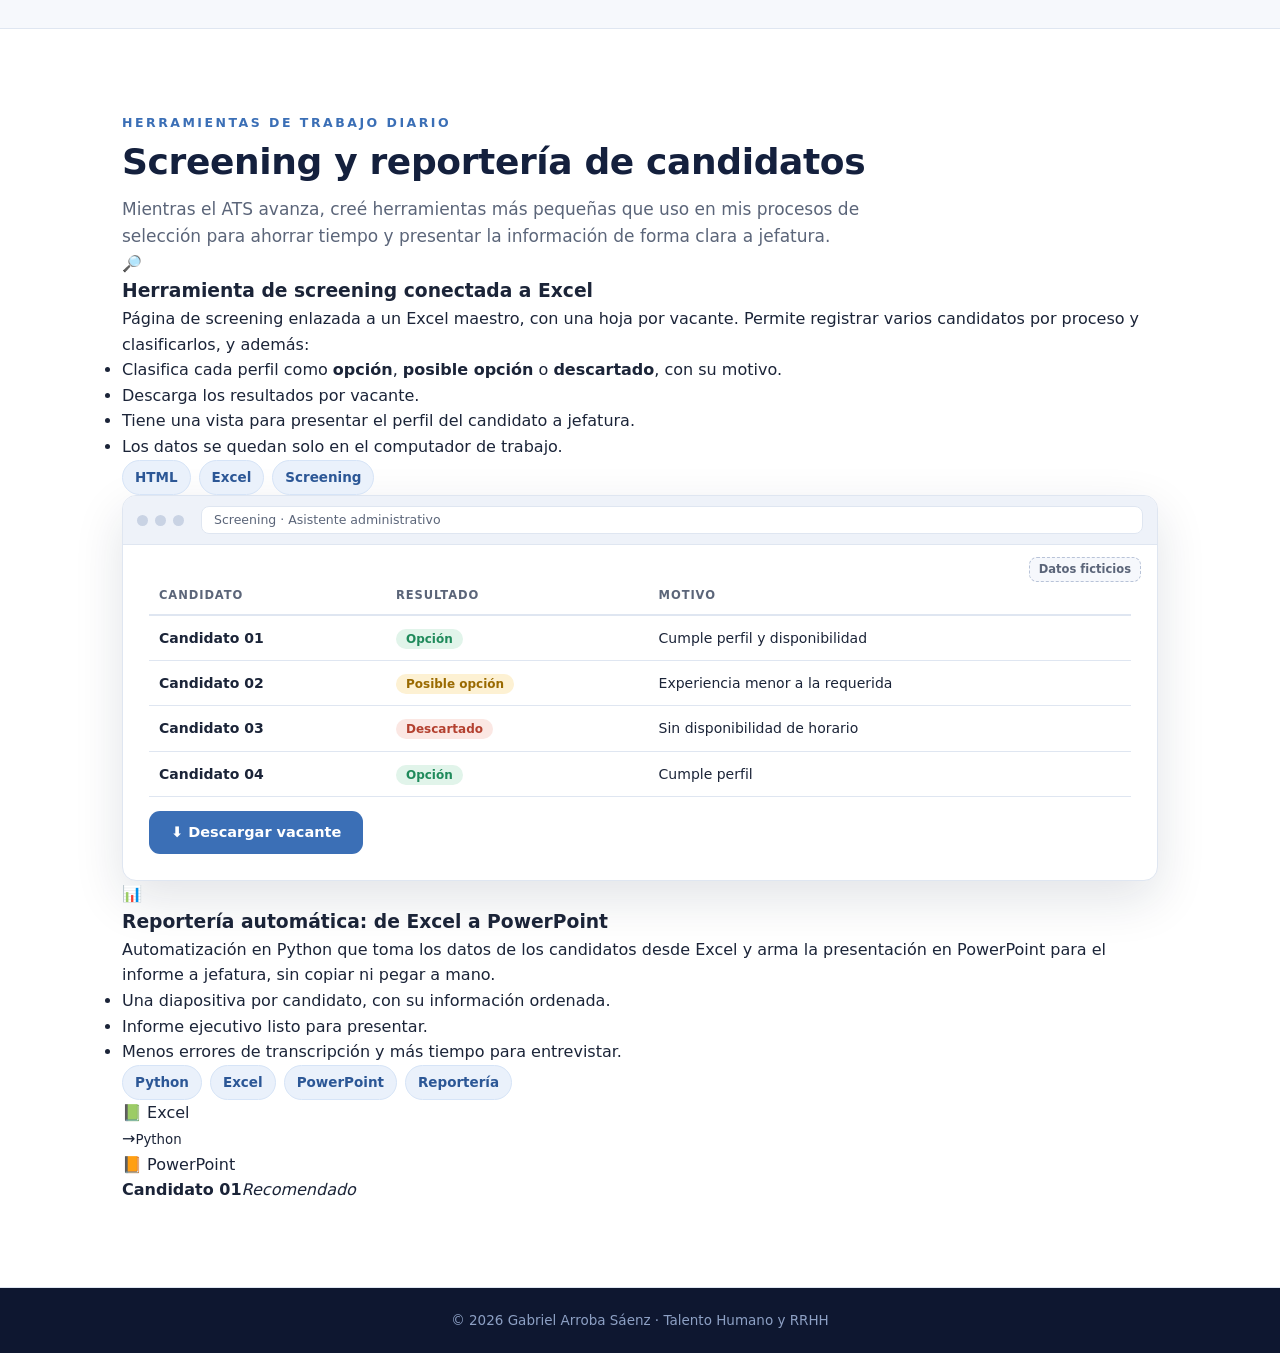
<file: proyectos_1.html>
<!DOCTYPE html>
<html lang="es">
<head>
<meta charset="utf-8">
<meta name="viewport" content="width=device-width, initial-scale=1">
<title>Proyectos · Gabriel Arroba Sáenz</title>
<meta name="description" content="ATS propio, herramienta de screening conectada a Excel y reportería automática de Excel a PowerPoint.">
<meta property="og:title" content="Proyectos · Gabriel Arroba Sáenz">
<meta property="og:description" content="ATS propio, herramienta de screening conectada a Excel y reportería automática de Excel a PowerPoint.">
<link rel="stylesheet" href="style.css">
</head>
<body>
<header class="nav"><div class="wrap">
    <a class="logo" href="index.html"><i>GA</i> Gabriel Arroba</a>
    <nav aria-label="Principal"><ul><li><a href="index.html">Inicio</a></li><li><a href="experiencia.html">Experiencia</a></li><li><a href="proyectos.html" class="act" aria-current="page">Proyectos</a></li><li><a href="contacto.html">Contacto</a></li></ul></nav></div></header>
<main>
<!-- ATS -->
<section id="proyecto-ats" class="first">
  <div class="wrap">
    <div class="eyebrow">Proyecto destacado</div>
    <h2>ATS: un portal de empleo para ordenar la selección</h2>
    <p style="margin:6px 0 14px"><span class="badge">Prototipo funcional en validación</span></p>
    <p class="intro">Estoy desarrollando un sistema de seguimiento de candidatos (ATS) accesible y de bajo costo, pensado para empresas con muchos cargos y procesos de contratación masiva. Reemplaza hojas de cálculo sueltas y formularios aparte por un solo flujo: el candidato postula, el sistema filtra, el reclutador da seguimiento y la jefatura ve los indicadores.</p>

    <div class="feat">
      <div class="card"><div class="ico">📝</div><h4>Formulario guiado</h4><p>Preguntas cerradas por cargo que filtran requisitos desde la postulación, con enlace propio para cada vacante.</p></div>
      <div class="card"><div class="ico">🗂️</div><h4>Base de candidatos</h4><p>Matriz con quienes cumplen y no cumplen, hojas de vida vinculadas y matrices separadas para vacantes operativas y administrativas.</p></div>
      <div class="card"><div class="ico">✅</div><h4>Seguimiento por etapas</h4><p>Checks de avance por candidato, desde el screening hasta el ingreso.</p></div>
      <div class="card"><div class="ico">📈</div><h4>Indicadores</h4><p>Time to fill, time to hire y cumplimiento de plazos (ANS), visibles por reclutador para la jefatura.</p></div>
      <div class="card"><div class="ico">📄</div><h4>Solicitud de empleo automática</h4><p>Al contratar, los datos ya capturados llenan la solicitud sin volver a digitarlos.</p></div>
      <div class="card"><div class="ico">🌐</div><h4>Página de vacantes</h4><p>Portal público para que los candidatos vean las vacantes abiertas y postulen desde el celular.</p></div>
    </div>

    <div class="tabs" role="tablist" aria-label="Vistas del ATS">
      <button class="tab" role="tab" aria-selected="true" aria-controls="p1" id="t1">1 · Formulario</button>
      <button class="tab" role="tab" aria-selected="false" aria-controls="p2" id="t2">2 · Matriz de candidatos</button>
      <button class="tab" role="tab" aria-selected="false" aria-controls="p3" id="t3">3 · Indicadores</button>
      <button class="tab" role="tab" aria-selected="false" aria-controls="p4" id="t4">4 · Solicitud de empleo</button>
    </div>

    <div class="win">
      <div class="top"><i></i><i></i><i></i><span class="url">ats.ejemplo.com</span></div>

      <!-- 1 FORM -->
      <div class="pane on" id="p1" role="tabpanel" aria-labelledby="t1">
        <span class="demo-note">Vista ilustrativa · datos ficticios</span>
        <div class="small">Vacante: Asistente administrativo</div>
        <div class="steps" aria-hidden="true"><i class="d"></i><i class="d"></i><i></i><i></i></div>
        <div class="small">Paso 2 de 4 · Requisitos del cargo</div>
        <div class="q"><p>¿Cuál es tu nivel de estudios?</p>
          <div class="opts"><span class="opt">Bachiller</span><span class="opt sel">Tecnología / Tercer nivel</span><span class="opt">Cuarto nivel</span></div></div>
        <div class="q"><p>¿Tienes disponibilidad para trabajar en horario rotativo?</p>
          <div class="opts"><span class="opt sel">Sí</span><span class="opt">No</span></div></div>
        <div class="q"><p>¿Cuántos años de experiencia tienes en el área?</p>
          <div class="opts"><span class="opt">Menos de 1</span><span class="opt sel">1 a 3</span><span class="opt">Más de 3</span></div></div>
        <span class="mbtn">Continuar →</span>
        <div class="result">✔ El perfil cumple los requisitos mínimos y pasa al siguiente paso</div>
      </div>

      <!-- 2 MATRIZ -->
      <div class="pane" id="p2" role="tabpanel" aria-labelledby="t2" hidden>
        <span class="demo-note">Vista ilustrativa · datos ficticios</span>
        <div class="seg"><span class="on">Administrativas</span><span>Operativas</span></div>
        <div class="scroll">
        <table class="tbl">
          <thead><tr><th>Candidato</th><th>Cargo</th><th>Filtro</th><th>Etapa</th><th>Checks</th><th>CV</th></tr></thead>
          <tbody>
            <tr><td><b>Candidato 01</b></td><td>Asistente administrativo</td><td><span class="tag ok">Cumple</span></td><td>Entrevista</td><td><span class="ck y">✓</span><span class="ck y">✓</span><span class="ck n">–</span><span class="ck n">–</span></td><td><a href="#proyecto-ats" onclick="return false">Ver CV</a></td></tr>
            <tr><td><b>Candidato 02</b></td><td>Asistente administrativo</td><td><span class="tag ok">Cumple</span></td><td>Presentación a jefatura</td><td><span class="ck y">✓</span><span class="ck y">✓</span><span class="ck y">✓</span><span class="ck n">–</span></td><td><a href="#proyecto-ats" onclick="return false">Ver CV</a></td></tr>
            <tr><td><b>Candidato 03</b></td><td>Asistente administrativo</td><td><span class="tag no">No cumple</span></td><td>Descartado</td><td><span class="ck y">✓</span><span class="ck n">–</span><span class="ck n">–</span><span class="ck n">–</span></td><td><a href="#proyecto-ats" onclick="return false">Ver CV</a></td></tr>
            <tr><td><b>Candidato 04</b></td><td>Asistente administrativo</td><td><span class="tag wip">En revisión</span></td><td>Screening</td><td><span class="ck y">✓</span><span class="ck n">–</span><span class="ck n">–</span><span class="ck n">–</span></td><td><a href="#proyecto-ats" onclick="return false">Ver CV</a></td></tr>
            <tr><td><b>Candidato 05</b></td><td>Asistente administrativo</td><td><span class="tag ok">Cumple</span></td><td>Documentación de ingreso</td><td><span class="ck y">✓</span><span class="ck y">✓</span><span class="ck y">✓</span><span class="ck y">✓</span></td><td><a href="#proyecto-ats" onclick="return false">Ver CV</a></td></tr>
          </tbody>
        </table>
        </div>
      </div>

      <!-- 3 KPIs -->
      <div class="pane" id="p3" role="tabpanel" aria-labelledby="t3" hidden>
        <span class="demo-note">Vista ilustrativa · datos ficticios</span>
        <div class="kpis">
          <div class="kpi"><small>Time to fill</small><strong>18 días</strong><span>Promedio de cierre de vacante</span></div>
          <div class="kpi"><small>Time to hire</small><strong>12 días</strong><span>Desde la postulación hasta la oferta</span></div>
          <div class="kpi"><small>Procesos a tiempo (ANS)</small><strong>82%</strong><span>Dentro del plazo acordado</span></div>
        </div>
        <div class="small" style="margin-bottom:4px;font-weight:700;color:var(--navy)">Cumplimiento de plazos por reclutador</div>
        <div class="rec"><span>Reclutador A</span><div class="tr"><b style="width:88%"></b></div><em>88%</em></div>
        <div class="rec"><span>Reclutador B</span><div class="tr"><b style="width:79%"></b></div><em>79%</em></div>
        <div class="rec"><span>Reclutador C</span><div class="tr"><b style="width:71%"></b></div><em>71%</em></div>
        <div class="legend"><span><i style="background:var(--blue)"></i>A tiempo</span><span><i style="background:var(--bad-bg);border:1px solid #efc3bb"></i>Fuera de límite</span></div>
      </div>

      <!-- 4 SOLICITUD -->
      <div class="pane" id="p4" role="tabpanel" aria-labelledby="t4" hidden>
        <span class="demo-note">Vista ilustrativa · datos ficticios</span>
        <div class="doc">
          <h5>Solicitud de empleo · llenado automático</h5>
          <div class="f"><label>Nombres y apellidos</label><div class="auto">Candidato 05 (ejemplo)</div></div>
          <div class="f"><label>Cargo al que aplica</label><div class="auto">Asistente administrativo</div></div>
          <div class="f"><label>Nivel de estudios</label><div class="auto">Tercer nivel</div></div>
          <div class="f"><label>Disponibilidad</label><div class="auto">Horario rotativo</div></div>
          <div class="f full"><label>Experiencia</label><div class="auto">1 a 3 años en el área</div></div>
          <div class="f"><label>Referencias laborales</label><div>Pendiente de completar</div></div>
          <div class="f"><label>Firma y fecha</label><div>Pendiente</div></div>
        </div>
        <p class="small" style="margin-top:14px">Los campos en verde se llenan solos con lo que el candidato ya respondió en el formulario.</p>
      </div>
    </div>
    <p class="cap"><b>Nota:</b> las pantallas son vistas ilustrativas con datos ficticios que muestran cómo funciona el sistema. No contienen información real de empresas ni de candidatos.</p>
  </div>
</section>


<section id="screening" class="alt">
  <div class="wrap">
    <div class="eyebrow">Herramientas de trabajo diario</div>
    <h2>Screening y reportería de candidatos</h2>
    <p class="intro">Mientras el ATS avanza, creé herramientas más pequeñas que uso en mis procesos de selección para ahorrar tiempo y presentar la información de forma clara a jefatura.</p>

    <div class="tool">
      <div class="tool-text">
        <div class="ico">🔎</div>
        <h3>Herramienta de screening conectada a Excel</h3>
        <p>Página de screening enlazada a un Excel maestro, con una hoja por vacante. Permite registrar varios candidatos por proceso y clasificarlos, y además:</p>
        <ul class="ticks">
          <li>Clasifica cada perfil como <b>opción</b>, <b>posible opción</b> o <b>descartado</b>, con su motivo.</li>
          <li>Descarga los resultados por vacante.</li>
          <li>Tiene una vista para presentar el perfil del candidato a jefatura.</li>
          <li>Los datos se quedan solo en el computador de trabajo.</li>
        </ul>
        <div class="chips"><span class="chip">HTML</span><span class="chip">Excel</span><span class="chip">Screening</span></div>
      </div>
      <div class="win">
        <div class="top"><i></i><i></i><i></i><span class="url">Screening · Asistente administrativo</span></div>
        <div class="pane on" style="display:block">
          <span class="demo-note">Datos ficticios</span>
          <div class="scroll">
          <table class="tbl">
            <thead><tr><th>Candidato</th><th>Resultado</th><th>Motivo</th></tr></thead>
            <tbody>
              <tr><td><b>Candidato 01</b></td><td><span class="tag ok">Opción</span></td><td>Cumple perfil y disponibilidad</td></tr>
              <tr><td><b>Candidato 02</b></td><td><span class="tag wip">Posible opción</span></td><td>Experiencia menor a la requerida</td></tr>
              <tr><td><b>Candidato 03</b></td><td><span class="tag no">Descartado</span></td><td>Sin disponibilidad de horario</td></tr>
              <tr><td><b>Candidato 04</b></td><td><span class="tag ok">Opción</span></td><td>Cumple perfil</td></tr>
            </tbody>
          </table>
          </div>
          <span class="mbtn" style="margin-top:14px">⬇ Descargar vacante</span>
        </div>
      </div>
    </div>

    <div class="tool">
      <div class="tool-text">
        <div class="ico">📊</div>
        <h3>Reportería automática: de Excel a PowerPoint</h3>
        <p>Automatización en Python que toma los datos de los candidatos desde Excel y arma la presentación en PowerPoint para el informe a jefatura, sin copiar ni pegar a mano.</p>
        <ul class="ticks">
          <li>Una diapositiva por candidato, con su información ordenada.</li>
          <li>Informe ejecutivo listo para presentar.</li>
          <li>Menos errores de transcripción y más tiempo para entrevistar.</li>
        </ul>
        <div class="chips"><span class="chip">Python</span><span class="chip">Excel</span><span class="chip">PowerPoint</span><span class="chip">Reportería</span></div>
      </div>
      <div class="flow" aria-label="Flujo de Excel a PowerPoint">
        <div class="fbox">
          <div class="fh">📗 Excel</div>
          <div class="frow"><span></span><span></span><span></span></div>
          <div class="frow"><span></span><span></span><span></span></div>
          <div class="frow"><span></span><span></span><span></span></div>
        </div>
        <div class="farrow">→<small>Python</small></div>
        <div class="fbox slide">
          <div class="fh">📙 PowerPoint</div>
          <div class="sl"><b>Candidato 01</b><i></i><i></i><i style="width:60%"></i><em>Recomendado</em></div>
        </div>
      </div>
    </div>
  </div>
</section>


</main>
<footer><div class="wrap">© 2026 Gabriel Arroba Sáenz · Talento Humano y RRHH</div></footer>
<script>
(function(){
  var tabs=[].slice.call(document.querySelectorAll('.tab'));
  function show(t){
    tabs.forEach(function(x){
      var on=x===t;
      x.setAttribute('aria-selected',on);
      var p=document.getElementById(x.getAttribute('aria-controls'));
      p.classList.toggle('on',on); p.hidden=!on;
    });
  }
  tabs.forEach(function(t,i){
    t.addEventListener('click',function(){show(t)});
    t.addEventListener('keydown',function(e){
      var n=null;
      if(e.key==='ArrowRight')n=tabs[(i+1)%tabs.length];
      if(e.key==='ArrowLeft')n=tabs[(i-1+tabs.length)%tabs.length];
      if(n){n.focus();show(n);e.preventDefault();}
    });
  });
})();
</script>
</body>
</html>
</file>
<file: style.css>
:root{
    --navy:#14203d; --navy-2:#1d2d52; --blue:#3b6fb6; --blue-d:#2c5796; --sky:#eaf1fb; --sky-2:#d6e4f7;
    --ink:#1b2438; --muted:#5b6579; --line:#dfe6f1; --bg:#f6f8fc; --white:#fff;
    --ok:#1f8a5b; --ok-bg:#e1f4ea; --bad:#b3402f; --bad-bg:#fbe7e3; --warn:#9a6a00; --warn-bg:#fdf1d3;
    --r:16px;
  }
  *{box-sizing:border-box;margin:0;padding:0}
  html{scroll-behavior:smooth;scroll-padding-top:76px}
  body{font-family:"Segoe UI",system-ui,-apple-system,"Helvetica Neue",Arial,sans-serif;color:var(--ink);background:var(--bg);line-height:1.6;-webkit-font-smoothing:antialiased}
  a{color:var(--blue-d)}
  .wrap{max-width:1080px;margin:0 auto;padding:0 22px}
  .sr{position:absolute;left:-9999px}

  /* NAV */
  header.nav{position:sticky;top:0;z-index:20;background:rgba(246,248,252,.92);backdrop-filter:blur(10px);border-bottom:1px solid var(--line)}
  .nav .wrap{display:flex;align-items:center;justify-content:space-between;height:64px;gap:16px}
  .logo{font-weight:800;letter-spacing:.2px;color:var(--navy);text-decoration:none;display:flex;align-items:center;gap:10px}
  .logo i{width:30px;height:30px;border-radius:9px;background:var(--navy);color:#fff;display:grid;place-items:center;font-style:normal;font-size:13px;letter-spacing:.5px}
  .nav ul{display:flex;gap:4px;list-style:none;flex-wrap:wrap}
  .nav ul a{display:block;padding:8px 12px;border-radius:10px;text-decoration:none;color:var(--muted);font-size:14.5px;font-weight:600}
  .nav ul a:hover{background:var(--sky);color:var(--navy)}

  /* HERO */
  .hero{background:linear-gradient(160deg,var(--navy) 0%,var(--navy-2) 60%,#27407a 100%);color:#fff;position:relative;overflow:hidden}
  .hero::after{content:"";position:absolute;right:-120px;top:-120px;width:420px;height:420px;border-radius:50%;background:radial-gradient(circle,rgba(91,150,230,.35),transparent 65%)}
  .hero .wrap{display:grid;grid-template-columns:1.25fr .75fr;gap:48px;align-items:center;padding-top:72px;padding-bottom:72px;position:relative;z-index:1}
  .kicker{font-size:12.5px;letter-spacing:.22em;text-transform:uppercase;color:#9fc0ee;font-weight:700}
  .hero h1{font-size:clamp(34px,5.4vw,56px);line-height:1.05;margin:12px 0 18px;font-weight:800;letter-spacing:-.02em}
  .hero p.lead{font-size:18px;color:#d5e1f5;max-width:56ch}
  .cta{display:flex;gap:12px;flex-wrap:wrap;margin-top:28px}
  .btn{display:inline-flex;align-items:center;gap:8px;padding:12px 20px;border-radius:12px;font-weight:700;text-decoration:none;font-size:15px;border:1.5px solid transparent;transition:.15s}
  .btn.primary{background:#fff;color:var(--navy)}
  .btn.primary:hover{background:var(--sky)}
  .btn.ghost{border-color:rgba(255,255,255,.4);color:#fff}
  .btn.ghost:hover{background:rgba(255,255,255,.1)}
  .facts{display:flex;gap:10px;flex-wrap:wrap;margin-top:30px}
  .facts span{font-size:13px;background:rgba(255,255,255,.1);border:1px solid rgba(255,255,255,.18);padding:6px 12px;border-radius:999px;color:#e3ecfa}
  .photo{justify-self:center;width:min(100%,330px);aspect-ratio:1;border-radius:28px;overflow:hidden;background:#fff;box-shadow:0 24px 60px rgba(0,0,0,.35);border:6px solid rgba(255,255,255,.14);transform:rotate(2deg)}
  .photo img{width:100%;height:100%;object-fit:cover;display:block}

  /* SECTIONS */
  section{padding:84px 0}
  section.alt{background:var(--white);border-top:1px solid var(--line);border-bottom:1px solid var(--line)}
  .eyebrow{font-size:12.5px;letter-spacing:.2em;text-transform:uppercase;color:var(--blue);font-weight:800}
  h2{font-size:clamp(26px,3.6vw,36px);color:var(--navy);margin:8px 0 14px;letter-spacing:-.01em;line-height:1.15}
  .intro{color:var(--muted);max-width:70ch;font-size:17px}
  .grid2{display:grid;grid-template-columns:1.2fr .8fr;gap:40px;margin-top:34px}
  .card{background:var(--white);border:1px solid var(--line);border-radius:var(--r);padding:24px}
  .card h3{font-size:15px;color:var(--navy);margin-bottom:12px;letter-spacing:.02em}
  .chips{display:flex;flex-wrap:wrap;gap:8px}
  .chip{font-size:13.5px;padding:6px 12px;border-radius:999px;background:var(--sky);color:var(--blue-d);font-weight:600;border:1px solid var(--sky-2)}
  .stack{display:grid;gap:16px}
  .lang{display:flex;justify-content:space-between;font-size:14px;margin-bottom:6px;color:var(--ink)}
  .bar{height:7px;background:var(--sky);border-radius:99px;overflow:hidden;margin-bottom:12px}
  .bar b{display:block;height:100%;background:linear-gradient(90deg,var(--blue),#6aa0e6);border-radius:99px}

  /* TIMELINE */
  .timeline{margin-top:36px;position:relative;display:grid;gap:22px}
  .timeline::before{content:"";position:absolute;left:11px;top:8px;bottom:8px;width:2px;background:var(--line)}
  .job{position:relative;padding-left:44px}
  .job::before{content:"";position:absolute;left:3px;top:8px;width:18px;height:18px;border-radius:50%;background:var(--white);border:4px solid var(--blue)}
  .job.now::before{background:var(--blue);box-shadow:0 0 0 5px var(--sky-2)}
  .job .card{padding:22px 24px}
  .job header{display:flex;justify-content:space-between;gap:12px;flex-wrap:wrap;align-items:baseline}
  .job h3{font-size:19px;color:var(--navy);margin:0}
  .job .role{color:var(--blue-d);font-weight:700;font-size:15px}
  .date{font-size:12.5px;background:var(--sky);color:var(--blue-d);font-weight:700;padding:4px 11px;border-radius:999px;white-space:nowrap}
  .job ul{margin:12px 0 14px 18px;color:#394258;font-size:15px}
  .job li{margin-bottom:5px}
  .job li b{color:var(--navy)}

  /* ATS */
  .badge{display:inline-flex;align-items:center;gap:7px;font-size:12.5px;font-weight:700;color:var(--warn);background:var(--warn-bg);border-radius:999px;padding:5px 12px}
  .badge::before{content:"";width:8px;height:8px;border-radius:50%;background:#e0a100}
  .feat{display:grid;grid-template-columns:repeat(3,1fr);gap:16px;margin:34px 0 40px}
  .feat .card{padding:20px}
  .feat .ico{width:38px;height:38px;border-radius:11px;background:var(--sky);display:grid;place-items:center;font-size:18px;margin-bottom:10px}
  .feat h4{font-size:15.5px;color:var(--navy);margin-bottom:4px}
  .feat p{font-size:14.5px;color:var(--muted)}
  .tabs{display:flex;gap:8px;flex-wrap:wrap;margin-bottom:16px}
  .tab{font:inherit;font-weight:700;font-size:14px;padding:9px 16px;border-radius:11px;border:1.5px solid var(--line);background:var(--white);color:var(--muted);cursor:pointer}
  .tab:hover{border-color:var(--blue)}
  .tab[aria-selected="true"]{background:var(--navy);border-color:var(--navy);color:#fff}
  .win{background:var(--white);border:1px solid var(--line);border-radius:14px;overflow:hidden;box-shadow:0 18px 50px rgba(20,32,61,.12)}
  .win .top{display:flex;align-items:center;gap:7px;background:#eef2f9;padding:10px 14px;border-bottom:1px solid var(--line)}
  .win .top i{width:11px;height:11px;border-radius:50%;background:#c9d3e4}
  .win .top .url{margin-left:10px;flex:1;background:#fff;border:1px solid var(--line);border-radius:8px;padding:3px 12px;font-size:12.5px;color:var(--muted);overflow:hidden;white-space:nowrap;text-overflow:ellipsis}
  .pane{display:none;padding:26px;position:relative}
  .pane.on{display:block}
  .demo-note{position:absolute;right:16px;top:12px;font-size:11.5px;font-weight:700;color:var(--muted);background:var(--bg);border:1px dashed #b8c3d8;border-radius:8px;padding:2px 9px}
  .cap{margin-top:14px;font-size:14.5px;color:var(--muted)}
  .cap b{color:var(--navy)}

  /* mock: form */
  .steps{display:flex;gap:6px;margin-bottom:6px}
  .steps i{flex:1;height:6px;border-radius:99px;background:var(--sky-2)}
  .steps i.d{background:var(--blue)}
  .small{font-size:12.5px;color:var(--muted)}
  .q{margin:20px 0}
  .q p{font-weight:700;color:var(--navy);margin-bottom:9px;font-size:16px}
  .opts{display:flex;gap:10px;flex-wrap:wrap}
  .opt{padding:9px 18px;border:1.5px solid var(--line);border-radius:11px;font-size:14.5px;background:#fff;font-weight:600;color:#394258}
  .opt.sel{border-color:var(--blue);background:var(--sky);color:var(--blue-d)}
  .mbtn{display:inline-block;margin-top:6px;background:var(--blue);color:#fff;border-radius:11px;padding:10px 22px;font-weight:700;font-size:14.5px}
  .result{margin-top:18px;display:flex;gap:10px;align-items:center;background:var(--ok-bg);color:var(--ok);border-radius:12px;padding:10px 14px;font-size:14px;font-weight:700}

  /* mock: table */
  .tbl{width:100%;border-collapse:collapse;font-size:14px;margin-top:6px}
  .tbl th{text-align:left;font-size:11.5px;text-transform:uppercase;letter-spacing:.08em;color:var(--muted);padding:9px 10px;border-bottom:2px solid var(--line)}
  .tbl td{padding:11px 10px;border-bottom:1px solid var(--line);vertical-align:middle}
  .tag{font-size:12px;font-weight:700;padding:3px 10px;border-radius:999px;white-space:nowrap}
  .tag.ok{background:var(--ok-bg);color:var(--ok)}
  .tag.no{background:var(--bad-bg);color:var(--bad)}
  .tag.wip{background:var(--warn-bg);color:var(--warn)}
  .ck{display:inline-grid;place-items:center;width:20px;height:20px;border-radius:6px;font-size:12px;font-weight:800;margin-right:4px}
  .ck.y{background:var(--ok);color:#fff}
  .ck.n{background:var(--sky);color:#9aa8c2}
  .scroll{overflow-x:auto}
  .seg{display:inline-flex;background:var(--sky);border-radius:10px;padding:3px;margin-bottom:12px}
  .seg span{padding:6px 14px;font-size:13px;font-weight:700;border-radius:8px;color:var(--muted)}
  .seg span.on{background:#fff;color:var(--navy);box-shadow:0 1px 3px rgba(0,0,0,.12)}

  /* mock: kpis */
  .kpis{display:grid;grid-template-columns:repeat(3,1fr);gap:14px;margin-bottom:22px}
  .kpi{background:var(--bg);border:1px solid var(--line);border-radius:13px;padding:14px 16px}
  .kpi small{display:block;font-size:12px;color:var(--muted);font-weight:700;text-transform:uppercase;letter-spacing:.06em}
  .kpi strong{display:block;font-size:30px;color:var(--navy);line-height:1.15;margin-top:2px}
  .kpi span{font-size:12.5px;color:var(--muted)}
  .rec{display:grid;grid-template-columns:110px 1fr 46px;gap:12px;align-items:center;margin:11px 0;font-size:14px}
  .rec .tr{display:flex;height:16px;border-radius:99px;overflow:hidden;background:var(--bad-bg)}
  .rec .tr b{background:var(--blue)}
  .rec em{font-style:normal;font-weight:800;color:var(--navy);text-align:right}
  .legend{display:flex;gap:16px;font-size:12.5px;color:var(--muted);margin-top:6px}
  .legend i{display:inline-block;width:10px;height:10px;border-radius:3px;margin-right:6px}

  /* mock: solicitud */
  .doc{display:grid;grid-template-columns:1fr 1fr;gap:12px 20px}
  .doc h5{grid-column:1/-1;font-size:13px;letter-spacing:.14em;text-transform:uppercase;color:var(--blue-d);border-bottom:2px solid var(--sky-2);padding-bottom:6px;margin-top:6px}
  .f label{display:block;font-size:11.5px;color:var(--muted);font-weight:700;text-transform:uppercase;letter-spacing:.06em}
  .f div{border:1px solid var(--line);background:var(--bg);border-radius:9px;padding:7px 11px;font-size:14px;color:var(--navy);margin-top:3px}
  .f div.auto{background:var(--ok-bg);border-color:#bfe5d0}
  .f.full{grid-column:1/-1}

  /* EDU / CONTACT */
  .edu{display:grid;grid-template-columns:repeat(2,1fr);gap:18px;margin-top:30px}
  .edu .card h3{font-size:18px;margin:0 0 2px}
  .edu .card .role{color:var(--blue-d);font-weight:700}
  .edu .card .small{margin-top:6px}
  .contact{background:linear-gradient(160deg,var(--navy),var(--navy-2));color:#fff;padding:84px 0}
  .contact h2{color:#fff}
  .contact .intro{color:#cfdcf2}
  .clist{display:flex;gap:14px;flex-wrap:wrap;margin-top:28px}
  footer{background:#0e1730;color:#8da0c4;font-size:13.5px;padding:22px 0;text-align:center}

  @media (max-width:860px){
    .hero .wrap{grid-template-columns:1fr;padding-top:48px;padding-bottom:56px}
    .photo{order:-1;width:200px;transform:none}
    .grid2,.edu{grid-template-columns:1fr}
    .feat{grid-template-columns:1fr 1fr}
    
    .kpis{grid-template-columns:1fr}
    .doc{grid-template-columns:1fr}
    section{padding:60px 0}
  }
  @media (max-width:520px){.feat{grid-template-columns:1fr}.pane{padding:18px}.demo-note{position:static;display:inline-block;margin-bottom:10px}.rec{grid-template-columns:84px 1fr 40px}}
  @media (prefers-reduced-motion:reduce){html{scroll-behavior:auto}}

  .nav ul a.act{background:var(--navy);color:#fff}
  .quick{background:rgba(255,255,255,.08);border:1px solid rgba(255,255,255,.18);border-radius:22px;padding:26px;backdrop-filter:blur(6px)}
  .quick h3{font-size:12.5px;letter-spacing:.2em;text-transform:uppercase;color:#9fc0ee;margin-bottom:14px}
  .quick dl div{padding:12px 0;border-top:1px solid rgba(255,255,255,.14)}
  .quick dl div:first-child{border-top:0;padding-top:0}
  .quick dt{font-size:12px;color:#9fc0ee;font-weight:700;text-transform:uppercase;letter-spacing:.08em}
  .quick dd{color:#fff;font-weight:600;margin-top:2px}
  .page-hero{background:linear-gradient(160deg,var(--navy) 0%,var(--navy-2) 70%,#27407a 100%);color:#fff;padding:56px 0 52px}
  .page-hero h1{font-size:clamp(30px,4.6vw,46px);letter-spacing:-.02em;line-height:1.1;margin-top:8px}
  .page-hero p{color:#cfdcf2;font-size:17px;max-width:62ch;margin-top:12px}
  .page-hero section{padding:0}
  .explore{display:grid;grid-template-columns:repeat(3,1fr);gap:18px;margin-top:30px}
  .explore a{display:block;text-decoration:none;color:inherit;background:var(--white);border:1px solid var(--line);border-radius:var(--r);padding:24px;transition:.15s}
  .explore a:hover{border-color:var(--blue);transform:translateY(-3px);box-shadow:0 14px 34px rgba(20,32,61,.1)}
  .explore h3{color:var(--navy);font-size:18px;margin:8px 0 4px}
  .explore p{color:var(--muted);font-size:15px}
  .explore .go{display:inline-block;margin-top:12px;color:var(--blue-d);font-weight:700;font-size:14.5px}
  .contact{min-height:62vh}
  section.first{padding-top:56px}
  @media (max-width:860px){
    .nav .wrap{flex-wrap:wrap;height:auto;padding-top:10px;padding-bottom:10px}
    .nav ul{display:flex}
    .nav ul a{padding:6px 10px;font-size:14px}
    .explore{grid-template-columns:1fr}
    .hero .wrap{padding-top:44px}
  }

  body{display:flex;flex-direction:column;min-height:100vh}
  main{flex:1}
</file>
